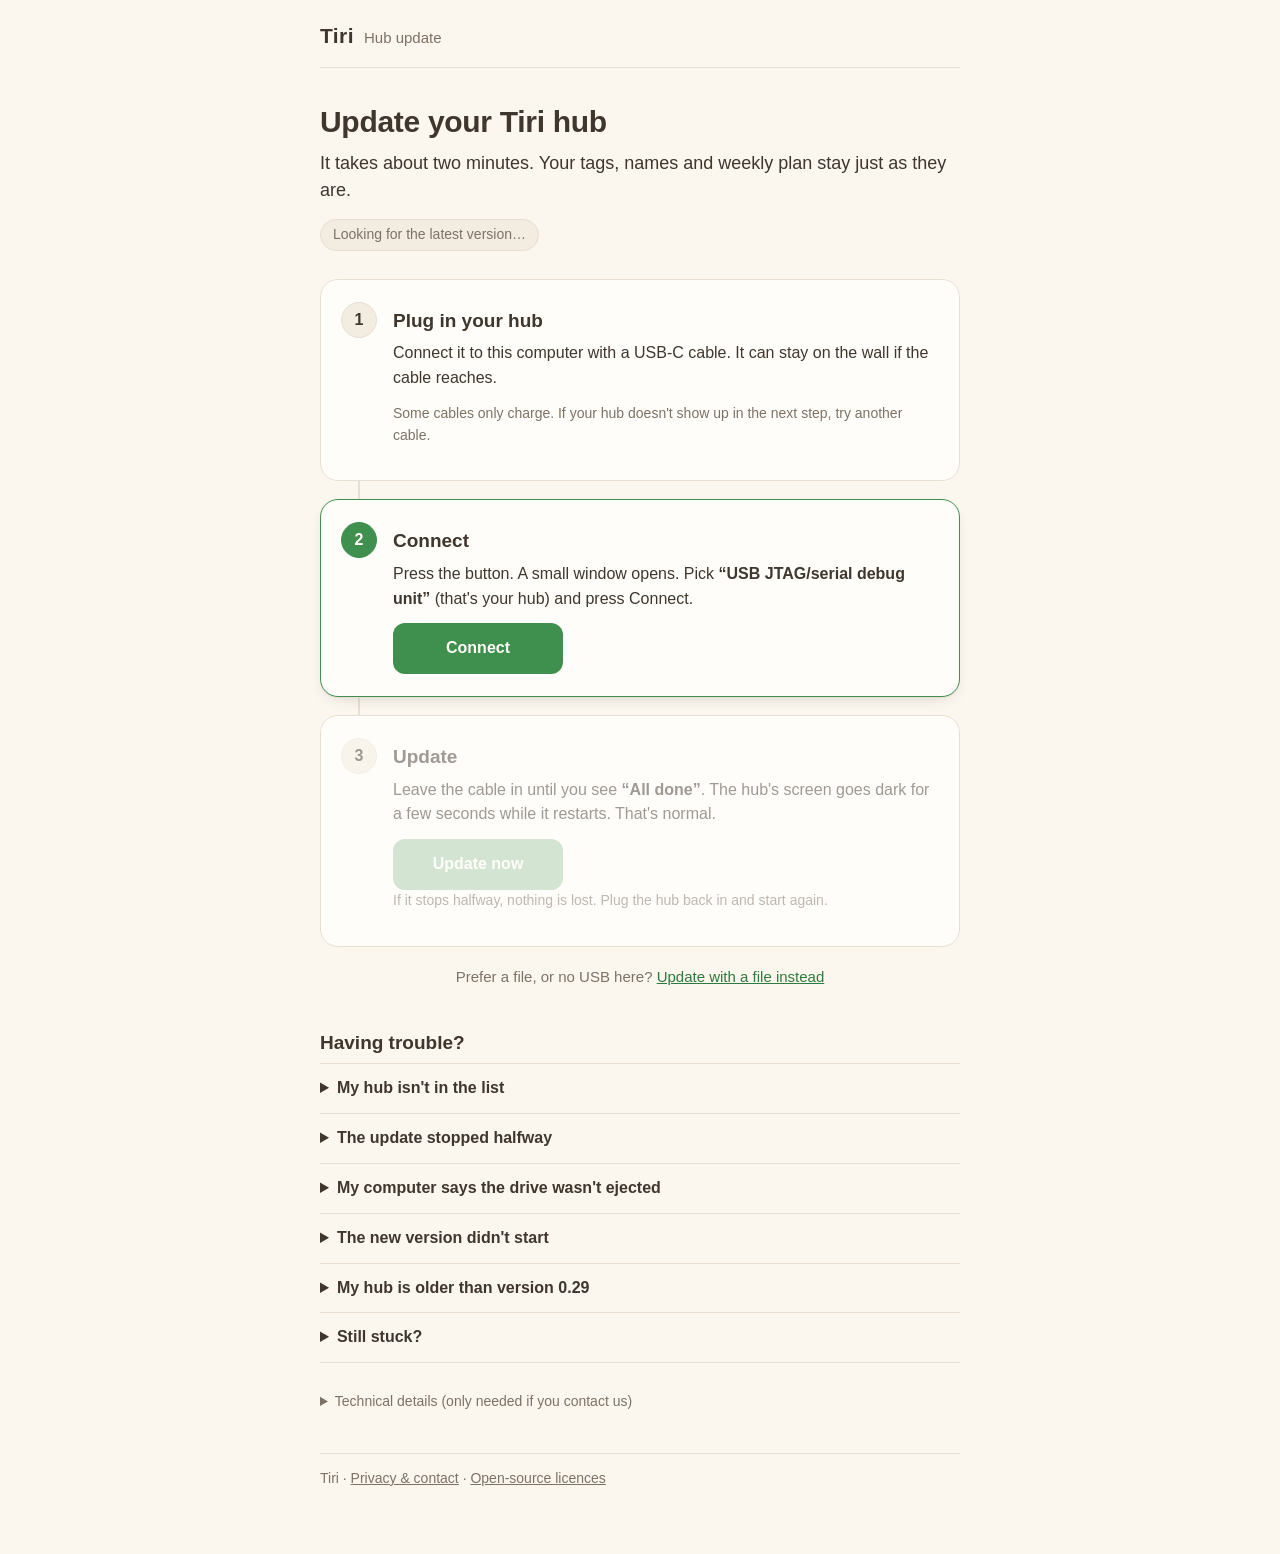
<file: index.html>
<!doctype html>
<html lang="en">
<head>
<meta charset="utf-8">
<meta name="viewport" content="width=device-width, initial-scale=1">
<meta http-equiv="Content-Security-Policy" content="default-src 'none'; script-src 'self'; style-src 'self'; connect-src 'self'; img-src 'self'; base-uri 'none'; form-action 'none'">
<meta name="referrer" content="no-referrer">
<meta name="robots" content="noindex, nofollow">
<title>Tiri hub update</title>
<link rel="stylesheet" href="page.css?v=108488f17b">
</head>
<body>
<header class="top"><span class="brand">Tiri</span><span class="brand-sub">Hub update</span></header>
<main>
  <h1>Update your Tiri hub</h1>
  <p class="lead">It takes about two minutes. Your tags, names and weekly plan stay just as they are.</p>
  <p class="meta"><span class="chip none" id="latest">Looking for the latest version…</span></p>

  <details class="whatsnew hidden" id="whatsnew" data-for="0.30-revC">
    <summary>What's new in this version</summary>
    <ul>
      <li>Updating all your tags at once is easier. Shake them near the hub and it starts by itself,
          showing how far along each tag is.</li>
      <li>A tag with a low battery waits for a fresh one before it's updated, so a tired battery
          can't leave it stuck.</li>
      <li>Packing at the door opens the list on its own, and the hub shows when the bag is being moved.</li>
    </ul>
  </details>

  <!-- This browser can talk to the hub over USB (Chrome, Edge, Firefox 151+ on a computer) -->
  <section id="route-web" aria-label="Update from this page">
    <ol class="steps">
      <li class="step" id="s1">
        <div class="num" aria-hidden="true">1</div>
        <div class="body">
          <h2>Plug in your hub</h2>
          <p>Connect it to this computer with a USB-C cable. It can stay on the wall if the cable reaches.</p>
          <p class="hint">Some cables only charge. If your hub doesn't show up in the next step, try another cable.</p>
        </div>
      </li>

      <li class="step now" id="s2">
        <div class="num" aria-hidden="true">2</div>
        <div class="body">
          <h2>Connect</h2>
          <p>Press the button. A small window opens. Pick <q>USB JTAG/serial debug unit</q> (that's your hub)
             and press Connect.</p>
          <p class="hint hidden" id="ffhint">Firefox asks once whether this page may use USB devices. Allow it.</p>
          <button id="connect">Connect</button>
          <div id="cnote" class="note hidden" role="status"></div>
        </div>
      </li>

      <li class="step todo" id="s3">
        <div class="num" aria-hidden="true">3</div>
        <div class="body">
          <h2>Update</h2>
          <p>Leave the cable in until you see <q>All done</q>. The hub's screen goes dark for a few seconds
             while it restarts. That's normal.</p>
          <button id="update" disabled>Update now</button>
          <div id="prog" class="hidden">
            <div class="bar"><div id="barfill"></div></div>
            <div class="progtext" id="progtext" role="status">Getting ready…</div>
          </div>
          <p class="calm" id="calm">If it stops halfway, nothing is lost. Plug the hub back in and start again.</p>
          <div id="unote" class="note hidden" role="status"></div>
        </div>
      </li>
    </ol>

    <div class="finish hidden" id="finish" role="status">
      <div class="tick" aria-hidden="true">✓</div>
      <div>
        <h2>All done</h2>
        <p id="finishtext">Your hub is up to date. You can unplug it.</p>
      </div>
    </div>

    <p class="alt" id="altlink">Prefer a file, or no USB here? <a href="#file-h" class="showfile">Update with a file instead</a></p>
  </section>

  <!-- This browser can't (Safari, a phone, Firefox without USB access) -->
  <div id="nobrowser" class="callout hidden" role="status"></div>

  <section class="card route-file" id="route-file" aria-labelledby="file-h">
    <h2 id="file-h">Update with a file</h2>
    <p class="sub">Works in any browser, Safari too.</p>
    <ol class="plain">
      <li><a id="fileget" class="button-link hidden" href="#">Download the update file</a><span id="filenone">There's no update file right now.</span></li>
      <li>On the hub, open <b>Settings</b> (the dots, top right), then <b>Hub</b>, then <b>Update the hub</b>.</li>
      <li>Plug the hub into your computer with a USB-C cable. A drive called <b>TIRI-HUB</b> appears.</li>
      <li>Drag the file onto <b>TIRI-HUB</b>. The hub checks it and restarts by itself.</li>
    </ol>
    <p class="sub">That's it. If your computer says the drive wasn't ejected properly, you can ignore it.</p>
  </section>

  <section class="help" aria-labelledby="help-h">
    <h2 id="help-h">Having trouble?</h2>
    <details>
      <summary>My hub isn't in the list</summary>
      <p>Most often it's the cable: some USB-C cables only charge. Try another one, or another USB port.</p>
      <p>If this page is open in another tab or window, close that one, unplug the hub, plug it back in and
         press Connect again.</p>
    </details>
    <details>
      <summary>The update stopped halfway</summary>
      <p>Nothing is lost. The update never touches your tags, names or settings, and the hub can always be
         updated again. Unplug it, plug it back in and start again from Connect.</p>
    </details>
    <details>
      <summary>My computer says the drive wasn't ejected</summary>
      <p>That's expected when you update with a file. The hub restarts as soon as it has the file,
         so you can ignore the message.</p>
    </details>
    <details>
      <summary>The new version didn't start</summary>
      <p>The hub goes back to the version it had before, by itself, and tells you so. Try the update once more.
         If it happens again, write to us.</p>
    </details>
    <details>
      <summary>My hub is older than version 0.29</summary>
      <p>Older hubs can't take the file yet. Update once from this page in Chrome, Edge or Firefox; after that
         the file works too. You'll find the version at the bottom of the hub's Settings.</p>
    </details>
    <details>
      <summary>Still stuck?</summary>
      <p>Write to us at <a href="mailto:hello@tiri-launchpad.com">hello@tiri-launchpad.com</a>. If you can,
         copy the technical details below into your email. They help us see what happened.</p>
    </details>
  </section>

  <details class="tech">
    <summary>Technical details (only needed if you contact us)</summary>
    <button id="copylog" class="quiet" type="button">Copy</button>
    <pre id="log"></pre>
  </details>
</main>
<footer>Tiri · <a href="legal.html">Privacy &amp; contact</a> · <a href="licenses.html">Open-source licences</a></footer>

<script type="module" src="page.js?v=5a6353457d"></script>
</body>
</html>
</file>
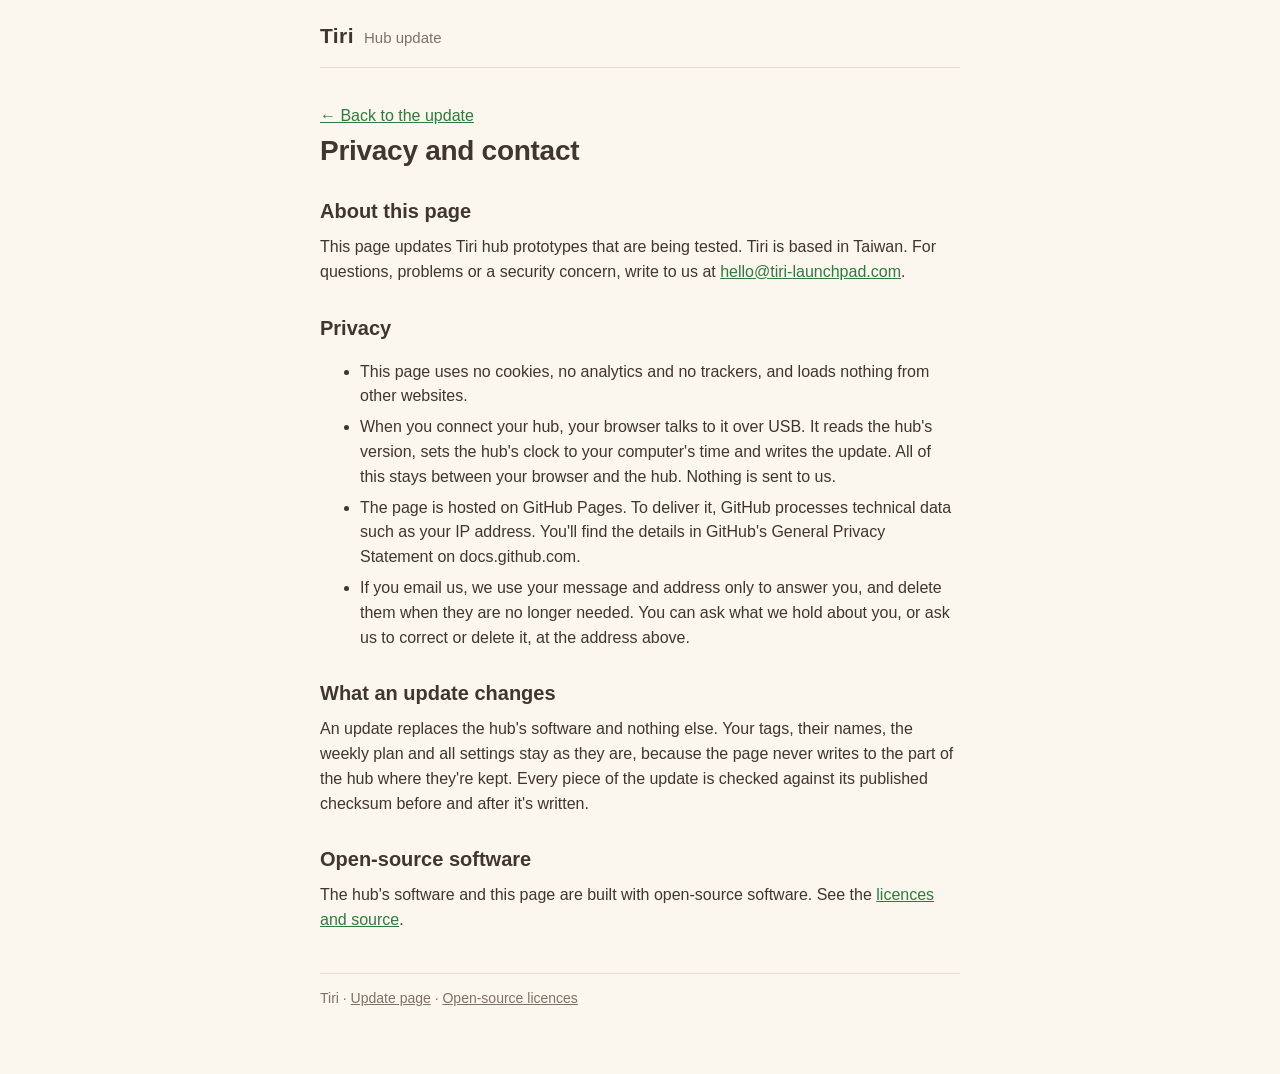
<file: legal.html>
<!doctype html>
<html lang="en">
<head>
<meta charset="utf-8">
<meta name="viewport" content="width=device-width, initial-scale=1">
<meta http-equiv="Content-Security-Policy" content="default-src 'none'; script-src 'self'; style-src 'self'; connect-src 'self'; img-src 'self'; base-uri 'none'; form-action 'none'">
<meta name="referrer" content="no-referrer">
<meta name="robots" content="noindex, nofollow">
<title>Privacy and contact</title>
<link rel="stylesheet" href="page.css?v=108488f17b">
</head>
<body>
<header class="top"><span class="brand">Tiri</span><span class="brand-sub">Hub update</span></header>
<main class="doc">
  <p><a href="./">&larr; Back to the update</a></p>
  <h1>Privacy and contact</h1>

  <h2 id="about">About this page</h2>
  <p>This page updates Tiri hub prototypes that are being tested. Tiri is based in Taiwan.
     For questions, problems or a security concern, write to us at
     <a href="mailto:hello@tiri-launchpad.com">hello@tiri-launchpad.com</a>.</p>

  <h2 id="privacy">Privacy</h2>
  <ul>
    <li>This page uses no cookies, no analytics and no trackers, and loads nothing from other websites.</li>
    <li>When you connect your hub, your browser talks to it over USB. It reads the hub's version, sets the
        hub's clock to your computer's time and writes the update. All of this stays between your browser
        and the hub. Nothing is sent to us.</li>
    <li>The page is hosted on GitHub Pages. To deliver it, GitHub processes technical data such as your
        IP address. You'll find the details in GitHub's General Privacy Statement on docs.github.com.</li>
    <li>If you email us, we use your message and address only to answer you, and delete them when they are
        no longer needed. You can ask what we hold about you, or ask us to correct or delete it, at the
        address above.</li>
  </ul>

  <h2 id="updates">What an update changes</h2>
  <p>An update replaces the hub's software and nothing else. Your tags, their names, the weekly plan and all
     settings stay as they are, because the page never writes to the part of the hub where they're kept.
     Every piece of the update is checked against its published checksum before and after it's written.</p>

  <h2 id="licences">Open-source software</h2>
  <p>The hub's software and this page are built with open-source software. See the
     <a href="licenses.html">licences and source</a>.</p>
</main>
<footer>Tiri · <a href="./">Update page</a> · <a href="licenses.html">Open-source licences</a></footer>
</body>
</html>
</file>
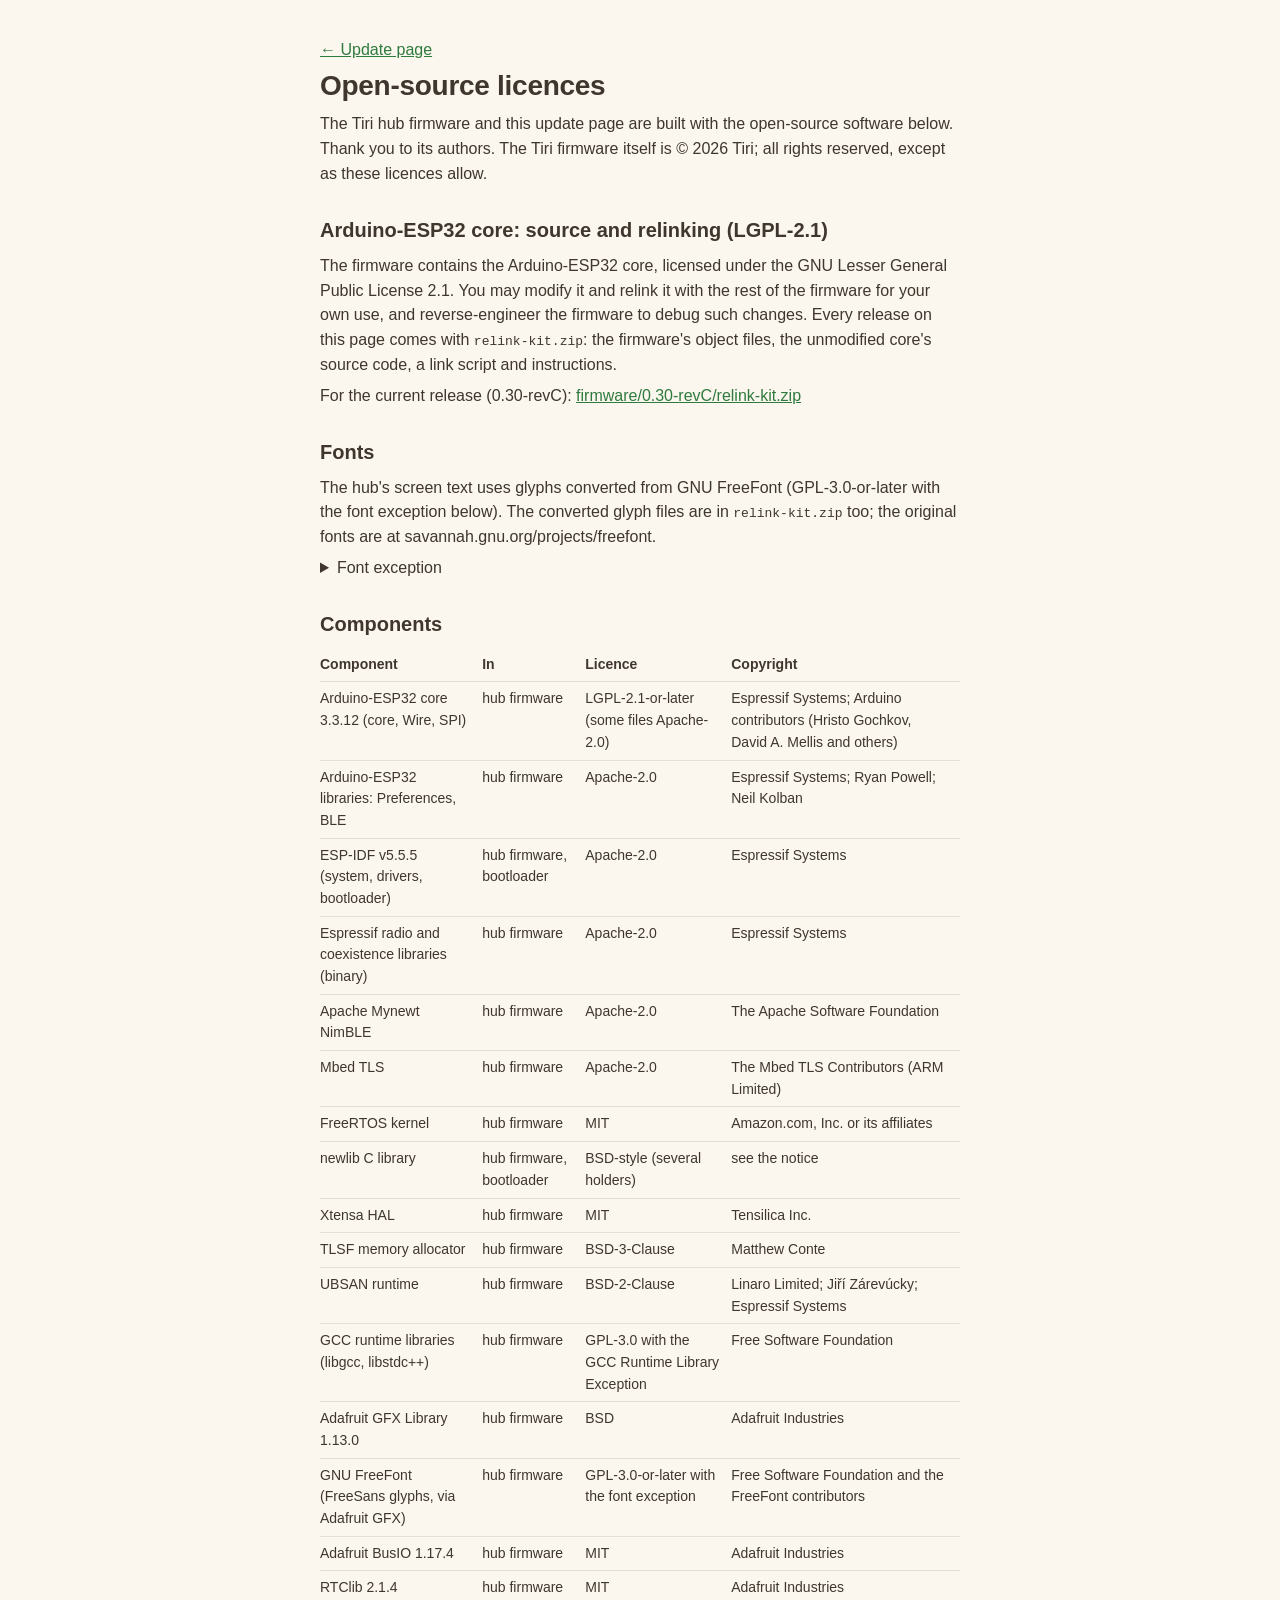
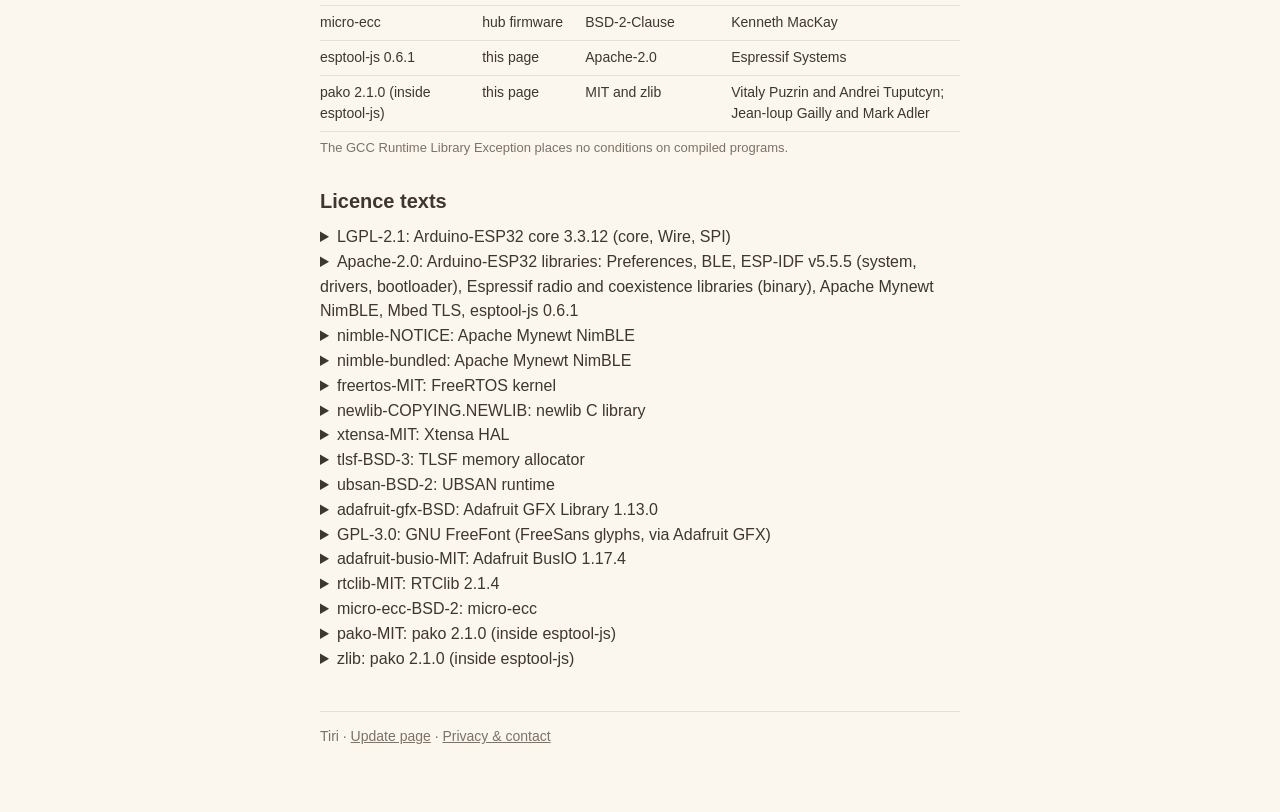
<file: licenses.html>
<!doctype html>
<html lang="en">
<head>
<meta charset="utf-8">
<meta name="viewport" content="width=device-width, initial-scale=1">
<meta http-equiv="Content-Security-Policy" content="default-src 'none'; script-src 'self'; style-src 'self'; connect-src 'self'; img-src 'self'; base-uri 'none'; form-action 'none'">
<meta name="referrer" content="no-referrer">
<meta name="robots" content="noindex, nofollow">
<title>Open-source licences</title>
<link rel="stylesheet" href="page.css?v=108488f17b">
</head>
<body>
<main class="doc">
  <p><a href="./">&larr; Update page</a></p>
  <h1>Open-source licences</h1>
  <p>The Tiri hub firmware and this update page are built with the open-source software below.
     Thank you to its authors. The Tiri firmware itself is &copy; 2026 Tiri; all rights reserved,
     except as these licences allow.</p>

  <h2 id="relink">Arduino-ESP32 core: source and relinking (LGPL-2.1)</h2>
  <p>The firmware contains the Arduino-ESP32 core, licensed under the GNU Lesser General Public
     License 2.1. You may modify it and relink it with the rest of the firmware for your own use,
     and reverse-engineer the firmware to debug such changes. Every release on this page comes with
     <code>relink-kit.zip</code>: the firmware's object files, the unmodified core's source code,
     a link script and instructions.</p>
  <p id="kit">For the current release: <code>firmware/&lt;version&gt;/relink-kit.zip</code>.</p>

  <h2 id="fonts">Fonts</h2>
  <p>The hub's screen text uses glyphs converted from GNU FreeFont (GPL-3.0-or-later with the font
     exception below). The converted glyph files are in <code>relink-kit.zip</code> too; the
     original fonts are at savannah.gnu.org/projects/freefont.</p>
  <details><summary>Font exception</summary><pre>As a special exception, if you create a document which uses this font, and embed this font or unaltered portions of this font into the document, this font does not by itself cause the resulting document to be covered by the GNU General Public License. This exception does not however invalidate any other reasons why the document might be covered by the GNU General Public License. If you modify this font, you may extend this exception to your version of the font, but you are not obligated to do so. If you do not wish to do so, delete this exception statement from your version.</pre></details>

  <h2 id="components">Components</h2>
  <table>
    <tr><th>Component</th><th>In</th><th>Licence</th><th>Copyright</th></tr>
    <tr><td>Arduino-ESP32 core 3.3.12 (core, Wire, SPI)</td><td>hub firmware</td><td>LGPL-2.1-or-later (some files Apache-2.0)</td><td>Espressif Systems; Arduino contributors (Hristo Gochkov, David A. Mellis and others)</td></tr>
    <tr><td>Arduino-ESP32 libraries: Preferences, BLE</td><td>hub firmware</td><td>Apache-2.0</td><td>Espressif Systems; Ryan Powell; Neil Kolban</td></tr>
    <tr><td>ESP-IDF v5.5.5 (system, drivers, bootloader)</td><td>hub firmware, bootloader</td><td>Apache-2.0</td><td>Espressif Systems</td></tr>
    <tr><td>Espressif radio and coexistence libraries (binary)</td><td>hub firmware</td><td>Apache-2.0</td><td>Espressif Systems</td></tr>
    <tr><td>Apache Mynewt NimBLE</td><td>hub firmware</td><td>Apache-2.0</td><td>The Apache Software Foundation</td></tr>
    <tr><td>Mbed TLS</td><td>hub firmware</td><td>Apache-2.0</td><td>The Mbed TLS Contributors (ARM Limited)</td></tr>
    <tr><td>FreeRTOS kernel</td><td>hub firmware</td><td>MIT</td><td>Amazon.com, Inc. or its affiliates</td></tr>
    <tr><td>newlib C library</td><td>hub firmware, bootloader</td><td>BSD-style (several holders)</td><td>see the notice</td></tr>
    <tr><td>Xtensa HAL</td><td>hub firmware</td><td>MIT</td><td>Tensilica Inc.</td></tr>
    <tr><td>TLSF memory allocator</td><td>hub firmware</td><td>BSD-3-Clause</td><td>Matthew Conte</td></tr>
    <tr><td>UBSAN runtime</td><td>hub firmware</td><td>BSD-2-Clause</td><td>Linaro Limited; Jiří Zárevúcky; Espressif Systems</td></tr>
    <tr><td>GCC runtime libraries (libgcc, libstdc++)</td><td>hub firmware</td><td>GPL-3.0 with the GCC Runtime Library Exception</td><td>Free Software Foundation</td></tr>
    <tr><td>Adafruit GFX Library 1.13.0</td><td>hub firmware</td><td>BSD</td><td>Adafruit Industries</td></tr>
    <tr><td>GNU FreeFont (FreeSans glyphs, via Adafruit GFX)</td><td>hub firmware</td><td>GPL-3.0-or-later with the font exception</td><td>Free Software Foundation and the FreeFont contributors</td></tr>
    <tr><td>Adafruit BusIO 1.17.4</td><td>hub firmware</td><td>MIT</td><td>Adafruit Industries</td></tr>
    <tr><td>RTClib 2.1.4</td><td>hub firmware</td><td>MIT</td><td>Adafruit Industries</td></tr>
    <tr><td>micro-ecc</td><td>hub firmware</td><td>BSD-2-Clause</td><td>Kenneth MacKay</td></tr>
    <tr><td>esptool-js 0.6.1</td><td>this page</td><td>Apache-2.0</td><td>Espressif Systems</td></tr>
    <tr><td>pako 2.1.0 (inside esptool-js)</td><td>this page</td><td>MIT and zlib</td><td>Vitaly Puzrin and Andrei Tuputcyn; Jean-loup Gailly and Mark Adler</td></tr>
  </table>
  <p class="small">The GCC Runtime Library Exception places no conditions on compiled programs.</p>

  <h2 id="texts">Licence texts</h2>
  <details><summary>LGPL-2.1: Arduino-ESP32 core 3.3.12 (core, Wire, SPI)</summary><pre>GNU LESSER GENERAL PUBLIC LICENSE

Version 2.1, February 1999

Copyright (C) 1991, 1999 Free Software Foundation, Inc.
51 Franklin Street, Fifth Floor, Boston, MA  02110-1301  USA

Everyone is permitted to copy and distribute verbatim copies of this license document, but changing it is not allowed.

[This is the first released version of the Lesser GPL.  It also counts as the successor of the GNU Library Public License, version 2, hence the version number 2.1.]

Preamble

The licenses for most software are designed to take away your freedom to share and change it. By contrast, the GNU General Public Licenses are intended to guarantee your freedom to share and change free software--to make sure the software is free for all its users.

This license, the Lesser General Public License, applies to some specially designated software packages--typically libraries--of the Free Software Foundation and other authors who decide to use it. You can use it too, but we suggest you first think carefully about whether this license or the ordinary General Public License is the better strategy to use in any particular case, based on the explanations below.

When we speak of free software, we are referring to freedom of use, not price. Our General Public Licenses are designed to make sure that you have the freedom to distribute copies of free software (and charge for this service if you wish); that you receive source code or can get it if you want it; that you can change the software and use pieces of it in new free programs; and that you are informed that you can do these things.

To protect your rights, we need to make restrictions that forbid distributors to deny you these rights or to ask you to surrender these rights. These restrictions translate to certain responsibilities for you if you distribute copies of the library or if you modify it.

For example, if you distribute copies of the library, whether gratis or for a fee, you must give the recipients all the rights that we gave you. You must make sure that they, too, receive or can get the source code. If you link other code with the library, you must provide complete object files to the recipients, so that they can relink them with the library after making changes to the library and recompiling it. And you must show them these terms so they know their rights.

We protect your rights with a two-step method: (1) we copyright the library, and (2) we offer you this license, which gives you legal permission to copy, distribute and/or modify the library.

To protect each distributor, we want to make it very clear that there is no warranty for the free library. Also, if the library is modified by someone else and passed on, the recipients should know that what they have is not the original version, so that the original author&#x27;s reputation will not be affected by problems that might be introduced by others.

Finally, software patents pose a constant threat to the existence of any free program. We wish to make sure that a company cannot effectively restrict the users of a free program by obtaining a restrictive license from a patent holder. Therefore, we insist that any patent license obtained for a version of the library must be consistent with the full freedom of use specified in this license.

Most GNU software, including some libraries, is covered by the ordinary GNU General Public License. This license, the GNU Lesser General Public License, applies to certain designated libraries, and is quite different from the ordinary General Public License. We use this license for certain libraries in order to permit linking those libraries into non-free programs.

When a program is linked with a library, whether statically or using a shared library, the combination of the two is legally speaking a combined work, a derivative of the original library. The ordinary General Public License therefore permits such linking only if the entire combination fits its criteria of freedom. The Lesser General Public License permits more lax criteria for linking other code with the library.

We call this license the &quot;Lesser&quot; General Public License because it does Less to protect the user&#x27;s freedom than the ordinary General Public License. It also provides other free software developers Less of an advantage over competing non-free programs. These disadvantages are the reason we use the ordinary General Public License for many libraries. However, the Lesser license provides advantages in certain special circumstances.

For example, on rare occasions, there may be a special need to encourage the widest possible use of a certain library, so that it becomes a de-facto standard. To achieve this, non-free programs must be allowed to use the library. A more frequent case is that a free library does the same job as widely used non-free libraries. In this case, there is little to gain by limiting the free library to free software only, so we use the Lesser General Public License.

In other cases, permission to use a particular library in non-free programs enables a greater number of people to use a large body of free software. For example, permission to use the GNU C Library in non-free programs enables many more people to use the whole GNU operating system, as well as its variant, the GNU/Linux operating system.

Although the Lesser General Public License is Less protective of the users&#x27; freedom, it does ensure that the user of a program that is linked with the Library has the freedom and the wherewithal to run that program using a modified version of the Library.

The precise terms and conditions for copying, distribution and modification follow. Pay close attention to the difference between a &quot;work based on the library&quot; and a &quot;work that uses the library&quot;. The former contains code derived from the library, whereas the latter must be combined with the library in order to run.

GNU LESSER GENERAL PUBLIC LICENSE
TERMS AND CONDITIONS FOR COPYING, DISTRIBUTION AND MODIFICATION

0. This License Agreement applies to any software library or other program which contains a notice placed by the copyright holder or other authorized party saying it may be distributed under the terms of this Lesser General Public License (also called &quot;this License&quot;). Each licensee is addressed as &quot;you&quot;.

A &quot;library&quot; means a collection of software functions and/or data prepared so as to be conveniently linked with application programs (which use some of those functions and data) to form executables.

The &quot;Library&quot;, below, refers to any such software library or work which has been distributed under these terms. A &quot;work based on the Library&quot; means either the Library or any derivative work under copyright law: that is to say, a work containing the Library or a portion of it, either verbatim or with modifications and/or translated straightforwardly into another language. (Hereinafter, translation is included without limitation in the term &quot;modification&quot;.)

&quot;Source code&quot; for a work means the preferred form of the work for making modifications to it. For a library, complete source code means all the source code for all modules it contains, plus any associated interface definition files, plus the scripts used to control compilation and installation of the library.

Activities other than copying, distribution and modification are not covered by this License; they are outside its scope. The act of running a program using the Library is not restricted, and output from such a program is covered only if its contents constitute a work based on the Library (independent of the use of the Library in a tool for writing it). Whether that is true depends on what the Library does and what the program that uses the Library does.

1. You may copy and distribute verbatim copies of the Library&#x27;s complete source code as you receive it, in any medium, provided that you conspicuously and appropriately publish on each copy an appropriate copyright notice and disclaimer of warranty; keep intact all the notices that refer to this License and to the absence of any warranty; and distribute a copy of this License along with the Library.

You may charge a fee for the physical act of transferring a copy, and you may at your option offer warranty protection in exchange for a fee.

2. You may modify your copy or copies of the Library or any portion of it, thus forming a work based on the Library, and copy and distribute such modifications or work under the terms of Section 1 above, provided that you also meet all of these conditions:

     a) The modified work must itself be a software library.

     b) You must cause the files modified to carry prominent notices stating that you changed the files and the date of any change.

     c) You must cause the whole of the work to be licensed at no charge to all third parties under the terms of this License.

     d) If a facility in the modified Library refers to a function or a table of data to be supplied by an application program that uses the facility, other than as an argument passed when the facility is invoked, then you must make a good faith effort to ensure that, in the event an application does not supply such function or table, the facility still operates, and performs whatever part of its purpose remains meaningful.

(For example, a function in a library to compute square roots has a purpose that is entirely well-defined independent of the application. Therefore, Subsection 2d requires that any application-supplied function or table used by this function must be optional: if the application does not supply it, the square root function must still compute square roots.)

These requirements apply to the modified work as a whole. If identifiable sections of that work are not derived from the Library, and can be reasonably considered independent and separate works in themselves, then this License, and its terms, do not apply to those sections when you distribute them as separate works. But when you distribute the same sections as part of a whole which is a work based on the Library, the distribution of the whole must be on the terms of this License, whose permissions for other licensees extend to the entire whole, and thus to each and every part regardless of who wrote it.

Thus, it is not the intent of this section to claim rights or contest your rights to work written entirely by you; rather, the intent is to exercise the right to control the distribution of derivative or collective works based on the Library.

In addition, mere aggregation of another work not based on the Library with the Library (or with a work based on the Library) on a volume of a storage or distribution medium does not bring the other work under the scope of this License.

3. You may opt to apply the terms of the ordinary GNU General Public License instead of this License to a given copy of the Library. To do this, you must alter all the notices that refer to this License, so that they refer to the ordinary GNU General Public License, version 2, instead of to this License. (If a newer version than version 2 of the ordinary GNU General Public License has appeared, then you can specify that version instead if you wish.) Do not make any other change in these notices.

Once this change is made in a given copy, it is irreversible for that copy, so the ordinary GNU General Public License applies to all subsequent copies and derivative works made from that copy.

This option is useful when you wish to copy part of the code of the Library into a program that is not a library.

4. You may copy and distribute the Library (or a portion or derivative of it, under Section 2) in object code or executable form under the terms of Sections 1 and 2 above provided that you accompany it with the complete corresponding machine-readable source code, which must be distributed under the terms of Sections 1 and 2 above on a medium customarily used for software interchange.

If distribution of object code is made by offering access to copy from a designated place, then offering equivalent access to copy the source code from the same place satisfies the requirement to distribute the source code, even though third parties are not compelled to copy the source along with the object code.

5. A program that contains no derivative of any portion of the Library, but is designed to work with the Library by being compiled or linked with it, is called a &quot;work that uses the Library&quot;. Such a work, in isolation, is not a derivative work of the Library, and therefore falls outside the scope of this License.

However, linking a &quot;work that uses the Library&quot; with the Library creates an executable that is a derivative of the Library (because it contains portions of the Library), rather than a &quot;work that uses the library&quot;. The executable is therefore covered by this License. Section 6 states terms for distribution of such executables.

When a &quot;work that uses the Library&quot; uses material from a header file that is part of the Library, the object code for the work may be a derivative work of the Library even though the source code is not. Whether this is true is especially significant if the work can be linked without the Library, or if the work is itself a library. The threshold for this to be true is not precisely defined by law.

If such an object file uses only numerical parameters, data structure layouts and accessors, and small macros and small inline functions (ten lines or less in length), then the use of the object file is unrestricted, regardless of whether it is legally a derivative work. (Executables containing this object code plus portions of the Library will still fall under Section 6.)

Otherwise, if the work is a derivative of the Library, you may distribute the object code for the work under the terms of Section 6. Any executables containing that work also fall under Section 6, whether or not they are linked directly with the Library itself.

6. As an exception to the Sections above, you may also combine or link a &quot;work that uses the Library&quot; with the Library to produce a work containing portions of the Library, and distribute that work under terms of your choice, provided that the terms permit modification of the work for the customer&#x27;s own use and reverse engineering for debugging such modifications.

You must give prominent notice with each copy of the work that the Library is used in it and that the Library and its use are covered by this License. You must supply a copy of this License. If the work during execution displays copyright notices, you must include the copyright notice for the Library among them, as well as a reference directing the user to the copy of this License. Also, you must do one of these things:

     a) Accompany the work with the complete corresponding machine-readable source code for the Library including whatever changes were used in the work (which must be distributed under Sections 1 and 2 above); and, if the work is an executable linked with the Library, with the complete machine-readable &quot;work that uses the Library&quot;, as object code and/or source code, so that the user can modify the Library and then relink to produce a modified executable containing the modified Library. (It is understood that the user who changes the contents of definitions files in the Library will not necessarily be able to recompile the application to use the modified definitions.)

     b) Use a suitable shared library mechanism for linking with the Library. A suitable mechanism is one that (1) uses at run time a copy of the library already present on the user&#x27;s computer system, rather than copying library functions into the executable, and (2) will operate properly with a modified version of the library, if the user installs one, as long as the modified version is interface-compatible with the version that the work was made with.

     c) Accompany the work with a written offer, valid for at least three years, to give the same user the materials specified in Subsection 6a, above, for a charge no more than the cost of performing this distribution.

     d) If distribution of the work is made by offering access to copy from a designated place, offer equivalent access to copy the above specified materials from the same place.

     e) Verify that the user has already received a copy of these materials or that you have already sent this user a copy.

For an executable, the required form of the &quot;work that uses the Library&quot; must include any data and utility programs needed for reproducing the executable from it. However, as a special exception, the materials to be distributed need not include anything that is normally distributed (in either source or binary form) with the major components (compiler, kernel, and so on) of the operating system on which the executable runs, unless that component itself accompanies the executable.

It may happen that this requirement contradicts the license restrictions of other proprietary libraries that do not normally accompany the operating system. Such a contradiction means you cannot use both them and the Library together in an executable that you distribute.

7. You may place library facilities that are a work based on the Library side-by-side in a single library together with other library facilities not covered by this License, and distribute such a combined library, provided that the separate distribution of the work based on the Library and of the other library facilities is otherwise permitted, and provided that you do these two things:

     a) Accompany the combined library with a copy of the same work based on the Library, uncombined with any other library facilities. This must be distributed under the terms of the Sections above.

     b) Give prominent notice with the combined library of the fact that part of it is a work based on the Library, and explaining where to find the accompanying uncombined form of the same work.

8. You may not copy, modify, sublicense, link with, or distribute the Library except as expressly provided under this License. Any attempt otherwise to copy, modify, sublicense, link with, or distribute the Library is void, and will automatically terminate your rights under this License. However, parties who have received copies, or rights, from you under this License will not have their licenses terminated so long as such parties remain in full compliance.

9. You are not required to accept this License, since you have not signed it. However, nothing else grants you permission to modify or distribute the Library or its derivative works. These actions are prohibited by law if you do not accept this License. Therefore, by modifying or distributing the Library (or any work based on the Library), you indicate your acceptance of this License to do so, and all its terms and conditions for copying, distributing or modifying the Library or works based on it.

10. Each time you redistribute the Library (or any work based on the Library), the recipient automatically receives a license from the original licensor to copy, distribute, link with or modify the Library subject to these terms and conditions. You may not impose any further restrictions on the recipients&#x27; exercise of the rights granted herein. You are not responsible for enforcing compliance by third parties with this License.

11. If, as a consequence of a court judgment or allegation of patent infringement or for any other reason (not limited to patent issues), conditions are imposed on you (whether by court order, agreement or otherwise) that contradict the conditions of this License, they do not excuse you from the conditions of this License. If you cannot distribute so as to satisfy simultaneously your obligations under this License and any other pertinent obligations, then as a consequence you may not distribute the Library at all. For example, if a patent license would not permit royalty-free redistribution of the Library by all those who receive copies directly or indirectly through you, then the only way you could satisfy both it and this License would be to refrain entirely from distribution of the Library.

If any portion of this section is held invalid or unenforceable under any particular circumstance, the balance of the section is intended to apply, and the section as a whole is intended to apply in other circumstances.

It is not the purpose of this section to induce you to infringe any patents or other property right claims or to contest validity of any such claims; this section has the sole purpose of protecting the integrity of the free software distribution system which is implemented by public license practices. Many people have made generous contributions to the wide range of software distributed through that system in reliance on consistent application of that system; it is up to the author/donor to decide if he or she is willing to distribute software through any other system and a licensee cannot impose that choice.

This section is intended to make thoroughly clear what is believed to be a consequence of the rest of this License.

12. If the distribution and/or use of the Library is restricted in certain countries either by patents or by copyrighted interfaces, the original copyright holder who places the Library under this License may add an explicit geographical distribution limitation excluding those countries, so that distribution is permitted only in or among countries not thus excluded. In such case, this License incorporates the limitation as if written in the body of this License.

13. The Free Software Foundation may publish revised and/or new versions of the Lesser General Public License from time to time. Such new versions will be similar in spirit to the present version, but may differ in detail to address new problems or concerns.

Each version is given a distinguishing version number. If the Library specifies a version number of this License which applies to it and &quot;any later version&quot;, you have the option of following the terms and conditions either of that version or of any later version published by the Free Software Foundation. If the Library does not specify a license version number, you may choose any version ever published by the Free Software Foundation.

14. If you wish to incorporate parts of the Library into other free programs whose distribution conditions are incompatible with these, write to the author to ask for permission. For software which is copyrighted by the Free Software Foundation, write to the Free Software Foundation; we sometimes make exceptions for this. Our decision will be guided by the two goals of preserving the free status of all derivatives of our free software and of promoting the sharing and reuse of software generally.

NO WARRANTY

15. BECAUSE THE LIBRARY IS LICENSED FREE OF CHARGE, THERE IS NO WARRANTY FOR THE LIBRARY, TO THE EXTENT PERMITTED BY APPLICABLE LAW. EXCEPT WHEN OTHERWISE STATED IN WRITING THE COPYRIGHT HOLDERS AND/OR OTHER PARTIES PROVIDE THE LIBRARY &quot;AS IS&quot; WITHOUT WARRANTY OF ANY KIND, EITHER EXPRESSED OR IMPLIED, INCLUDING, BUT NOT LIMITED TO, THE IMPLIED WARRANTIES OF MERCHANTABILITY AND FITNESS FOR A PARTICULAR PURPOSE. THE ENTIRE RISK AS TO THE QUALITY AND PERFORMANCE OF THE LIBRARY IS WITH YOU. SHOULD THE LIBRARY PROVE DEFECTIVE, YOU ASSUME THE COST OF ALL NECESSARY SERVICING, REPAIR OR CORRECTION.

16. IN NO EVENT UNLESS REQUIRED BY APPLICABLE LAW OR AGREED TO IN WRITING WILL ANY COPYRIGHT HOLDER, OR ANY OTHER PARTY WHO MAY MODIFY AND/OR REDISTRIBUTE THE LIBRARY AS PERMITTED ABOVE, BE LIABLE TO YOU FOR DAMAGES, INCLUDING ANY GENERAL, SPECIAL, INCIDENTAL OR CONSEQUENTIAL DAMAGES ARISING OUT OF THE USE OR INABILITY TO USE THE LIBRARY (INCLUDING BUT NOT LIMITED TO LOSS OF DATA OR DATA BEING RENDERED INACCURATE OR LOSSES SUSTAINED BY YOU OR THIRD PARTIES OR A FAILURE OF THE LIBRARY TO OPERATE WITH ANY OTHER SOFTWARE), EVEN IF SUCH HOLDER OR OTHER PARTY HAS BEEN ADVISED OF THE POSSIBILITY OF SUCH DAMAGES.

END OF TERMS AND CONDITIONS

How to Apply These Terms to Your New Libraries

If you develop a new library, and you want it to be of the greatest possible use to the public, we recommend making it free software that everyone can redistribute and change. You can do so by permitting redistribution under these terms (or, alternatively, under the terms of the ordinary General Public License).

To apply these terms, attach the following notices to the library. It is safest to attach them to the start of each source file to most effectively convey the exclusion of warranty; and each file should have at least the &quot;copyright&quot; line and a pointer to where the full notice is found.

     one line to give the library&#x27;s name and an idea of what it does.
     Copyright (C) year  name of author

     This library is free software; you can redistribute it and/or modify it under the terms of the GNU Lesser General Public License as published by the Free Software Foundation; either version 2.1 of the License, or (at your option) any later version.

     This library is distributed in the hope that it will be useful, but WITHOUT ANY WARRANTY; without even the implied warranty of MERCHANTABILITY or FITNESS FOR A PARTICULAR PURPOSE.  See the GNU Lesser General Public License for more details.

     You should have received a copy of the GNU Lesser General Public License along with this library; if not, write to the Free Software Foundation, Inc., 51 Franklin Street, Fifth Floor, Boston, MA  02110-1301  USA Also add information on how to contact you by electronic and paper mail.

You should also get your employer (if you work as a programmer) or your school, if any, to sign a &quot;copyright disclaimer&quot; for the library, if necessary. Here is a sample; alter the names:

Yoyodyne, Inc., hereby disclaims all copyright interest in
the library `Frob&#x27; (a library for tweaking knobs) written
by James Random Hacker.

signature of Ty Coon, 1 April 1990
Ty Coon, President of Vice
That&#x27;s all there is to it!</pre></details>
  <details><summary>Apache-2.0: Arduino-ESP32 libraries: Preferences, BLE, ESP-IDF v5.5.5 (system, drivers, bootloader), Espressif radio and coexistence libraries (binary), Apache Mynewt NimBLE, Mbed TLS, esptool-js 0.6.1</summary><pre>Apache License
                           Version 2.0, January 2004
                        http://www.apache.org/licenses/

   TERMS AND CONDITIONS FOR USE, REPRODUCTION, AND DISTRIBUTION

   1. Definitions.

      &quot;License&quot; shall mean the terms and conditions for use, reproduction,
      and distribution as defined by Sections 1 through 9 of this document.

      &quot;Licensor&quot; shall mean the copyright owner or entity authorized by
      the copyright owner that is granting the License.

      &quot;Legal Entity&quot; shall mean the union of the acting entity and all
      other entities that control, are controlled by, or are under common
      control with that entity. For the purposes of this definition,
      &quot;control&quot; means (i) the power, direct or indirect, to cause the
      direction or management of such entity, whether by contract or
      otherwise, or (ii) ownership of fifty percent (50%) or more of the
      outstanding shares, or (iii) beneficial ownership of such entity.

      &quot;You&quot; (or &quot;Your&quot;) shall mean an individual or Legal Entity
      exercising permissions granted by this License.

      &quot;Source&quot; form shall mean the preferred form for making modifications,
      including but not limited to software source code, documentation
      source, and configuration files.

      &quot;Object&quot; form shall mean any form resulting from mechanical
      transformation or translation of a Source form, including but
      not limited to compiled object code, generated documentation,
      and conversions to other media types.

      &quot;Work&quot; shall mean the work of authorship, whether in Source or
      Object form, made available under the License, as indicated by a
      copyright notice that is included in or attached to the work
      (an example is provided in the Appendix below).

      &quot;Derivative Works&quot; shall mean any work, whether in Source or Object
      form, that is based on (or derived from) the Work and for which the
      editorial revisions, annotations, elaborations, or other modifications
      represent, as a whole, an original work of authorship. For the purposes
      of this License, Derivative Works shall not include works that remain
      separable from, or merely link (or bind by name) to the interfaces of,
      the Work and Derivative Works thereof.

      &quot;Contribution&quot; shall mean any work of authorship, including
      the original version of the Work and any modifications or additions
      to that Work or Derivative Works thereof, that is intentionally
      submitted to Licensor for inclusion in the Work by the copyright owner
      or by an individual or Legal Entity authorized to submit on behalf of
      the copyright owner. For the purposes of this definition, &quot;submitted&quot;
      means any form of electronic, verbal, or written communication sent
      to the Licensor or its representatives, including but not limited to
      communication on electronic mailing lists, source code control systems,
      and issue tracking systems that are managed by, or on behalf of, the
      Licensor for the purpose of discussing and improving the Work, but
      excluding communication that is conspicuously marked or otherwise
      designated in writing by the copyright owner as &quot;Not a Contribution.&quot;

      &quot;Contributor&quot; shall mean Licensor and any individual or Legal Entity
      on behalf of whom a Contribution has been received by Licensor and
      subsequently incorporated within the Work.

   2. Grant of Copyright License. Subject to the terms and conditions of
      this License, each Contributor hereby grants to You a perpetual,
      worldwide, non-exclusive, no-charge, royalty-free, irrevocable
      copyright license to reproduce, prepare Derivative Works of,
      publicly display, publicly perform, sublicense, and distribute the
      Work and such Derivative Works in Source or Object form.

   3. Grant of Patent License. Subject to the terms and conditions of
      this License, each Contributor hereby grants to You a perpetual,
      worldwide, non-exclusive, no-charge, royalty-free, irrevocable
      (except as stated in this section) patent license to make, have made,
      use, offer to sell, sell, import, and otherwise transfer the Work,
      where such license applies only to those patent claims licensable
      by such Contributor that are necessarily infringed by their
      Contribution(s) alone or by combination of their Contribution(s)
      with the Work to which such Contribution(s) was submitted. If You
      institute patent litigation against any entity (including a
      cross-claim or counterclaim in a lawsuit) alleging that the Work
      or a Contribution incorporated within the Work constitutes direct
      or contributory patent infringement, then any patent licenses
      granted to You under this License for that Work shall terminate
      as of the date such litigation is filed.

   4. Redistribution. You may reproduce and distribute copies of the
      Work or Derivative Works thereof in any medium, with or without
      modifications, and in Source or Object form, provided that You
      meet the following conditions:

      (a) You must give any other recipients of the Work or
          Derivative Works a copy of this License; and

      (b) You must cause any modified files to carry prominent notices
          stating that You changed the files; and

      (c) You must retain, in the Source form of any Derivative Works
          that You distribute, all copyright, patent, trademark, and
          attribution notices from the Source form of the Work,
          excluding those notices that do not pertain to any part of
          the Derivative Works; and

      (d) If the Work includes a &quot;NOTICE&quot; text file as part of its
          distribution, then any Derivative Works that You distribute must
          include a readable copy of the attribution notices contained
          within such NOTICE file, excluding those notices that do not
          pertain to any part of the Derivative Works, in at least one
          of the following places: within a NOTICE text file distributed
          as part of the Derivative Works; within the Source form or
          documentation, if provided along with the Derivative Works; or,
          within a display generated by the Derivative Works, if and
          wherever such third-party notices normally appear. The contents
          of the NOTICE file are for informational purposes only and
          do not modify the License. You may add Your own attribution
          notices within Derivative Works that You distribute, alongside
          or as an addendum to the NOTICE text from the Work, provided
          that such additional attribution notices cannot be construed
          as modifying the License.

      You may add Your own copyright statement to Your modifications and
      may provide additional or different license terms and conditions
      for use, reproduction, or distribution of Your modifications, or
      for any such Derivative Works as a whole, provided Your use,
      reproduction, and distribution of the Work otherwise complies with
      the conditions stated in this License.

   5. Submission of Contributions. Unless You explicitly state otherwise,
      any Contribution intentionally submitted for inclusion in the Work
      by You to the Licensor shall be under the terms and conditions of
      this License, without any additional terms or conditions.
      Notwithstanding the above, nothing herein shall supersede or modify
      the terms of any separate license agreement you may have executed
      with Licensor regarding such Contributions.

   6. Trademarks. This License does not grant permission to use the trade
      names, trademarks, service marks, or product names of the Licensor,
      except as required for reasonable and customary use in describing the
      origin of the Work and reproducing the content of the NOTICE file.

   7. Disclaimer of Warranty. Unless required by applicable law or
      agreed to in writing, Licensor provides the Work (and each
      Contributor provides its Contributions) on an &quot;AS IS&quot; BASIS,
      WITHOUT WARRANTIES OR CONDITIONS OF ANY KIND, either express or
      implied, including, without limitation, any warranties or conditions
      of TITLE, NON-INFRINGEMENT, MERCHANTABILITY, or FITNESS FOR A
      PARTICULAR PURPOSE. You are solely responsible for determining the
      appropriateness of using or redistributing the Work and assume any
      risks associated with Your exercise of permissions under this License.

   8. Limitation of Liability. In no event and under no legal theory,
      whether in tort (including negligence), contract, or otherwise,
      unless required by applicable law (such as deliberate and grossly
      negligent acts) or agreed to in writing, shall any Contributor be
      liable to You for damages, including any direct, indirect, special,
      incidental, or consequential damages of any character arising as a
      result of this License or out of the use or inability to use the
      Work (including but not limited to damages for loss of goodwill,
      work stoppage, computer failure or malfunction, or any and all
      other commercial damages or losses), even if such Contributor
      has been advised of the possibility of such damages.

   9. Accepting Warranty or Additional Liability. While redistributing
      the Work or Derivative Works thereof, You may choose to offer,
      and charge a fee for, acceptance of support, warranty, indemnity,
      or other liability obligations and/or rights consistent with this
      License. However, in accepting such obligations, You may act only
      on Your own behalf and on Your sole responsibility, not on behalf
      of any other Contributor, and only if You agree to indemnify,
      defend, and hold each Contributor harmless for any liability
      incurred by, or claims asserted against, such Contributor by reason
      of your accepting any such warranty or additional liability.

   END OF TERMS AND CONDITIONS

   APPENDIX: How to apply the Apache License to your work.

      To apply the Apache License to your work, attach the following
      boilerplate notice, with the fields enclosed by brackets &quot;[]&quot;
      replaced with your own identifying information. (Don&#x27;t include
      the brackets!)  The text should be enclosed in the appropriate
      comment syntax for the file format. We also recommend that a
      file or class name and description of purpose be included on the
      same &quot;printed page&quot; as the copyright notice for easier
      identification within third-party archives.

   Copyright [yyyy] [name of copyright owner]

   Licensed under the Apache License, Version 2.0 (the &quot;License&quot;);
   you may not use this file except in compliance with the License.
   You may obtain a copy of the License at

       http://www.apache.org/licenses/LICENSE-2.0

   Unless required by applicable law or agreed to in writing, software
   distributed under the License is distributed on an &quot;AS IS&quot; BASIS,
   WITHOUT WARRANTIES OR CONDITIONS OF ANY KIND, either express or implied.
   See the License for the specific language governing permissions and
   limitations under the License.</pre></details>
  <details><summary>nimble-NOTICE: Apache Mynewt NimBLE</summary><pre>Apache Mynewt NimBLE
Copyright 2015-2018 The Apache Software Foundation

This product includes software developed at
The Apache Software Foundation (http://www.apache.org/).

Portions of this software were developed at
Runtime Inc, copyright 2015.</pre></details>
  <details><summary>nimble-bundled: Apache Mynewt NimBLE</summary><pre>This product bundles queue.h 8.5, which is available under the &quot;3-clause BSD&quot;
license.  For details, see porting/nimble/include/os/queue.h

This product partly derives from FreeBSD, which is available under the
&quot;3-clause BSD&quot; license.  For details, see:
    * porting/nimble/src/os_mbuf.c

This product bundles Gary S. Brown&#x27;s CRC32 implementation, which is available
under the following license:
    COPYRIGHT (C) 1986 Gary S. Brown.  You may use this program, or
    code or tables extracted from it, as desired without restriction.

This product bundles tinycrypt, which is available under the &quot;3-clause BSD&quot;
license. For details, and bundled files see:
    * ext/tinycrypt/LICENSE</pre></details>
  <details><summary>freertos-MIT: FreeRTOS kernel</summary><pre>Copyright (C) 2017 Amazon.com, Inc. or its affiliates. All Rights Reserved.

MIT License

Permission is hereby granted, free of charge, to any person obtaining a copy
of this software and associated documentation files (the &quot;Software&quot;), to deal
in the Software without restriction, including without limitation the rights
to use, copy, modify, merge, publish, distribute, sublicense, and/or sell
copies of the Software, and to permit persons to whom the Software is
furnished to do so, subject to the following conditions:

The above copyright notice and this permission notice shall be included in all
copies or substantial portions of the Software.

THE SOFTWARE IS PROVIDED &quot;AS IS&quot;, WITHOUT WARRANTY OF ANY KIND, EXPRESS OR
IMPLIED, INCLUDING BUT NOT LIMITED TO THE WARRANTIES OF MERCHANTABILITY,
FITNESS FOR A PARTICULAR PURPOSE AND NONINFRINGEMENT. IN NO EVENT SHALL THE
AUTHORS OR COPYRIGHT HOLDERS BE LIABLE FOR ANY CLAIM, DAMAGES OR OTHER
LIABILITY, WHETHER IN AN ACTION OF CONTRACT, TORT OR OTHERWISE, ARISING FROM,
OUT OF OR IN CONNECTION WITH THE SOFTWARE OR THE USE OR OTHER DEALINGS IN THE
SOFTWARE.</pre></details>
  <details><summary>newlib-COPYING.NEWLIB: newlib C library</summary><pre>The newlib subdirectory is a collection of software from several sources.

Each file may have its own copyright/license that is embedded in the source
file.  Unless otherwise noted in the body of the source file(s), the following copyright
notices will apply to the contents of the newlib subdirectory:

(1) Red Hat Incorporated

Copyright (c) 1994-2009  Red Hat, Inc. All rights reserved.

This copyrighted material is made available to anyone wishing to use,
modify, copy, or redistribute it subject to the terms and conditions
of the BSD License.   This program is distributed in the hope that
it will be useful, but WITHOUT ANY WARRANTY expressed or implied,
including the implied warranties of MERCHANTABILITY or FITNESS FOR
A PARTICULAR PURPOSE.  A copy of this license is available at
http://www.opensource.org/licenses. Any Red Hat trademarks that are
incorporated in the source code or documentation are not subject to
the BSD License and may only be used or replicated with the express
permission of Red Hat, Inc.

(2) University of California, Berkeley

Copyright (c) 1981-2000 The Regents of the University of California.
All rights reserved.

Redistribution and use in source and binary forms, with or without modification,
are permitted provided that the following conditions are met:

    * Redistributions of source code must retain the above copyright notice,
      this list of conditions and the following disclaimer.
    * Redistributions in binary form must reproduce the above copyright notice,
      this list of conditions and the following disclaimer in the documentation
      and/or other materials provided with the distribution.
    * Neither the name of the University nor the names of its contributors
      may be used to endorse or promote products derived from this software
      without specific prior written permission.

THIS SOFTWARE IS PROVIDED BY THE COPYRIGHT HOLDERS AND CONTRIBUTORS &quot;AS IS&quot;
AND ANY EXPRESS OR IMPLIED WARRANTIES, INCLUDING, BUT NOT LIMITED TO, THE IMPLIED
WARRANTIES OF MERCHANTABILITY AND FITNESS FOR A PARTICULAR PURPOSE ARE DISCLAIMED.
IN NO EVENT SHALL THE COPYRIGHT OWNER OR CONTRIBUTORS BE LIABLE FOR ANY DIRECT,
INDIRECT, INCIDENTAL, SPECIAL, EXEMPLARY, OR CONSEQUENTIAL DAMAGES (INCLUDING, BUT
NOT LIMITED TO, PROCUREMENT OF SUBSTITUTE GOODS OR SERVICES; LOSS OF USE, DATA, OR
PROFITS; OR BUSINESS INTERRUPTION) HOWEVER CAUSED AND ON ANY THEORY OF LIABILITY,
WHETHER IN CONTRACT, STRICT LIABILITY, OR TORT (INCLUDING NEGLIGENCE OR OTHERWISE)
ARISING IN ANY WAY OUT OF THE USE OF THIS SOFTWARE, EVEN IF ADVISED OF THE POSSIBILITY
OF SUCH DAMAGE.

(3) David M. Gay (AT&amp;T 1991, Lucent 1998)

The author of this software is David M. Gay.

Copyright (c) 1991 by AT&amp;T.

Permission to use, copy, modify, and distribute this software for any
purpose without fee is hereby granted, provided that this entire notice
is included in all copies of any software which is or includes a copy
or modification of this software and in all copies of the supporting
documentation for such software.

THIS SOFTWARE IS BEING PROVIDED &quot;AS IS&quot;, WITHOUT ANY EXPRESS OR IMPLIED
WARRANTY.  IN PARTICULAR, NEITHER THE AUTHOR NOR AT&amp;T MAKES ANY
REPRESENTATION OR WARRANTY OF ANY KIND CONCERNING THE MERCHANTABILITY
OF THIS SOFTWARE OR ITS FITNESS FOR ANY PARTICULAR PURPOSE.

-------------------------------------------------------------------

The author of this software is David M. Gay.

Copyright (C) 1998-2001 by Lucent Technologies
All Rights Reserved

Permission to use, copy, modify, and distribute this software and
its documentation for any purpose and without fee is hereby
granted, provided that the above copyright notice appear in all
copies and that both that the copyright notice and this
permission notice and warranty disclaimer appear in supporting
documentation, and that the name of Lucent or any of its entities
not be used in advertising or publicity pertaining to
distribution of the software without specific, written prior
permission.

LUCENT DISCLAIMS ALL WARRANTIES WITH REGARD TO THIS SOFTWARE,
INCLUDING ALL IMPLIED WARRANTIES OF MERCHANTABILITY AND FITNESS.
IN NO EVENT SHALL LUCENT OR ANY OF ITS ENTITIES BE LIABLE FOR ANY
SPECIAL, INDIRECT OR CONSEQUENTIAL DAMAGES OR ANY DAMAGES
WHATSOEVER RESULTING FROM LOSS OF USE, DATA OR PROFITS, WHETHER
IN AN ACTION OF CONTRACT, NEGLIGENCE OR OTHER TORTIOUS ACTION,
ARISING OUT OF OR IN CONNECTION WITH THE USE OR PERFORMANCE OF
THIS SOFTWARE.


(4) Advanced Micro Devices

Copyright 1989, 1990 Advanced Micro Devices, Inc.

This software is the property of Advanced Micro Devices, Inc  (AMD)  which
specifically  grants the user the right to modify, use and distribute this
software provided this notice is not removed or altered.  All other rights
are reserved by AMD.

AMD MAKES NO WARRANTY OF ANY KIND, EXPRESS OR IMPLIED, WITH REGARD TO THIS
SOFTWARE.  IN NO EVENT SHALL AMD BE LIABLE FOR INCIDENTAL OR CONSEQUENTIAL
DAMAGES IN CONNECTION WITH OR ARISING FROM THE FURNISHING, PERFORMANCE, OR
USE OF THIS SOFTWARE.

So that all may benefit from your experience, please report  any  problems
or  suggestions about this software to the 29K Technical Support Center at
800-29-29-AMD (800-292-9263) in the USA, or 0800-89-1131  in  the  UK,  or
0031-11-1129 in Japan, toll free.  The direct dial number is 512-462-4118.

Advanced Micro Devices, Inc.
29K Support Products
Mail Stop 573
5900 E. Ben White Blvd.
Austin, TX 78741
800-292-9263

(5)

(6)

(7) Sun Microsystems

Copyright (C) 1993 by Sun Microsystems, Inc. All rights reserved.

Developed at SunPro, a Sun Microsystems, Inc. business.
Permission to use, copy, modify, and distribute this
software is freely granted, provided that this notice is preserved.

(8) Hewlett Packard

(c) Copyright 1986 HEWLETT-PACKARD COMPANY

To anyone who acknowledges that this file is provided &quot;AS IS&quot;
without any express or implied warranty:
    permission to use, copy, modify, and distribute this file
for any purpose is hereby granted without fee, provided that
the above copyright notice and this notice appears in all
copies, and that the name of Hewlett-Packard Company not be
used in advertising or publicity pertaining to distribution
of the software without specific, written prior permission.
Hewlett-Packard Company makes no representations about the
suitability of this software for any purpose.

(9) Hans-Peter Nilsson

Copyright (C) 2001 Hans-Peter Nilsson

Permission to use, copy, modify, and distribute this software is
freely granted, provided that the above copyright notice, this notice
and the following disclaimer are preserved with no changes.

THIS SOFTWARE IS PROVIDED ``AS IS&#x27;&#x27; AND WITHOUT ANY EXPRESS OR
IMPLIED WARRANTIES, INCLUDING, WITHOUT LIMITATION, THE IMPLIED
WARRANTIES OF MERCHANTABILITY AND FITNESS FOR A PARTICULAR
PURPOSE.

(10) Stephane Carrez (m68hc11-elf/m68hc12-elf targets only)

Copyright (C) 1999, 2000, 2001, 2002 Stephane Carrez (stcarrez@nerim.fr)

The authors hereby grant permission to use, copy, modify, distribute,
and license this software and its documentation for any purpose, provided
that existing copyright notices are retained in all copies and that this
notice is included verbatim in any distributions. No written agreement,
license, or royalty fee is required for any of the authorized uses.
Modifications to this software may be copyrighted by their authors
and need not follow the licensing terms described here, provided that
the new terms are clearly indicated on the first page of each file where
they apply.

(11) Christopher G. Demetriou

Copyright (c) 2001 Christopher G. Demetriou
All rights reserved.

Redistribution and use in source and binary forms, with or without
modification, are permitted provided that the following conditions
are met:
1. Redistributions of source code must retain the above copyright
   notice, this list of conditions and the following disclaimer.
2. Redistributions in binary form must reproduce the above copyright
   notice, this list of conditions and the following disclaimer in the
   documentation and/or other materials provided with the distribution.
3. The name of the author may not be used to endorse or promote products
   derived from this software without specific prior written permission.

THIS SOFTWARE IS PROVIDED BY THE AUTHOR ``AS IS&#x27;&#x27; AND ANY EXPRESS OR
IMPLIED WARRANTIES, INCLUDING, BUT NOT LIMITED TO, THE IMPLIED WARRANTIES
OF MERCHANTABILITY AND FITNESS FOR A PARTICULAR PURPOSE ARE DISCLAIMED.
IN NO EVENT SHALL THE AUTHOR BE LIABLE FOR ANY DIRECT, INDIRECT,
INCIDENTAL, SPECIAL, EXEMPLARY, OR CONSEQUENTIAL DAMAGES (INCLUDING, BUT
NOT LIMITED TO, PROCUREMENT OF SUBSTITUTE GOODS OR SERVICES; LOSS OF USE,
DATA, OR PROFITS; OR BUSINESS INTERRUPTION) HOWEVER CAUSED AND ON ANY
THEORY OF LIABILITY, WHETHER IN CONTRACT, STRICT LIABILITY, OR TORT
(INCLUDING NEGLIGENCE OR OTHERWISE) ARISING IN ANY WAY OUT OF THE USE OF
THIS SOFTWARE, EVEN IF ADVISED OF THE POSSIBILITY OF SUCH DAMAGE.

(12) SuperH, Inc.

Copyright 2002 SuperH, Inc. All rights reserved

This software is the property of SuperH, Inc (SuperH) which specifically
grants the user the right to modify, use and distribute this software
provided this notice is not removed or altered.  All other rights are
reserved by SuperH.

SUPERH MAKES NO WARRANTY OF ANY KIND, EXPRESS OR IMPLIED, WITH REGARD TO
THIS SOFTWARE.  IN NO EVENT SHALL SUPERH BE LIABLE FOR INDIRECT, SPECIAL,
INCIDENTAL OR CONSEQUENTIAL DAMAGES IN CONNECTION WITH OR ARISING FROM
THE FURNISHING, PERFORMANCE, OR USE OF THIS SOFTWARE.

So that all may benefit from your experience, please report any problems
or suggestions about this software to the SuperH Support Center via
e-mail at softwaresupport@superh.com .

SuperH, Inc.
405 River Oaks Parkway
San Jose
CA 95134
USA

(13) Royal Institute of Technology

Copyright (c) 1999 Kungliga Tekniska Högskolan
(Royal Institute of Technology, Stockholm, Sweden).
All rights reserved.

Redistribution and use in source and binary forms, with or without
modification, are permitted provided that the following conditions
are met:

1. Redistributions of source code must retain the above copyright
   notice, this list of conditions and the following disclaimer.

2. Redistributions in binary form must reproduce the above copyright
   notice, this list of conditions and the following disclaimer in the
   documentation and/or other materials provided with the distribution.

3. Neither the name of KTH nor the names of its contributors may be
   used to endorse or promote products derived from this software without
   specific prior written permission.

THIS SOFTWARE IS PROVIDED BY KTH AND ITS CONTRIBUTORS ``AS IS&#x27;&#x27; AND ANY
EXPRESS OR IMPLIED WARRANTIES, INCLUDING, BUT NOT LIMITED TO, THE
IMPLIED WARRANTIES OF MERCHANTABILITY AND FITNESS FOR A PARTICULAR
PURPOSE ARE DISCLAIMED. IN NO EVENT SHALL KTH OR ITS CONTRIBUTORS BE
LIABLE FOR ANY DIRECT, INDIRECT, INCIDENTAL, SPECIAL, EXEMPLARY, OR
CONSEQUENTIAL DAMAGES (INCLUDING, BUT NOT LIMITED TO, PROCUREMENT OF
SUBSTITUTE GOODS OR SERVICES; LOSS OF USE, DATA, OR PROFITS; OR
BUSINESS INTERRUPTION) HOWEVER CAUSED AND ON ANY THEORY OF LIABILITY,
WHETHER IN CONTRACT, STRICT LIABILITY, OR TORT (INCLUDING NEGLIGENCE OR
OTHERWISE) ARISING IN ANY WAY OUT OF THE USE OF THIS SOFTWARE, EVEN IF
ADVISED OF THE POSSIBILITY OF SUCH DAMAGE.

(14) Alexey Zelkin

Copyright (c) 2000, 2001 Alexey Zelkin &lt;phantom@FreeBSD.org&gt;
All rights reserved.

Redistribution and use in source and binary forms, with or without
modification, are permitted provided that the following conditions
are met:
1. Redistributions of source code must retain the above copyright
   notice, this list of conditions and the following disclaimer.
2. Redistributions in binary form must reproduce the above copyright
   notice, this list of conditions and the following disclaimer in the
   documentation and/or other materials provided with the distribution.

THIS SOFTWARE IS PROVIDED BY THE AUTHOR AND CONTRIBUTORS ``AS IS&#x27;&#x27; AND
ANY EXPRESS OR IMPLIED WARRANTIES, INCLUDING, BUT NOT LIMITED TO, THE
IMPLIED WARRANTIES OF MERCHANTABILITY AND FITNESS FOR A PARTICULAR PURPOSE
ARE DISCLAIMED.  IN NO EVENT SHALL THE AUTHOR OR CONTRIBUTORS BE LIABLE
FOR ANY DIRECT, INDIRECT, INCIDENTAL, SPECIAL, EXEMPLARY, OR CONSEQUENTIAL
DAMAGES (INCLUDING, BUT NOT LIMITED TO, PROCUREMENT OF SUBSTITUTE GOODS
OR SERVICES; LOSS OF USE, DATA, OR PROFITS; OR BUSINESS INTERRUPTION)
HOWEVER CAUSED AND ON ANY THEORY OF LIABILITY, WHETHER IN CONTRACT, STRICT
LIABILITY, OR TORT (INCLUDING NEGLIGENCE OR OTHERWISE) ARISING IN ANY WAY
OUT OF THE USE OF THIS SOFTWARE, EVEN IF ADVISED OF THE POSSIBILITY OF
SUCH DAMAGE.

(15) Andrey A. Chernov

Copyright (C) 1997 by Andrey A. Chernov, Moscow, Russia.
All rights reserved.

Redistribution and use in source and binary forms, with or without
modification, are permitted provided that the following conditions
are met:
1. Redistributions of source code must retain the above copyright
   notice, this list of conditions and the following disclaimer.
2. Redistributions in binary form must reproduce the above copyright
   notice, this list of conditions and the following disclaimer in the
   documentation and/or other materials provided with the distribution.

THIS SOFTWARE IS PROVIDED BY THE AUTHOR ``AS IS&#x27;&#x27; AND
ANY EXPRESS OR IMPLIED WARRANTIES, INCLUDING, BUT NOT LIMITED TO, THE
IMPLIED WARRANTIES OF MERCHANTABILITY AND FITNESS FOR A PARTICULAR PURPOSE
ARE DISCLAIMED.  IN NO EVENT SHALL THE REGENTS OR CONTRIBUTORS BE LIABLE
FOR ANY DIRECT, INDIRECT, INCIDENTAL, SPECIAL, EXEMPLARY, OR CONSEQUENTIAL
DAMAGES (INCLUDING, BUT NOT LIMITED TO, PROCUREMENT OF SUBSTITUTE GOODS
OR SERVICES; LOSS OF USE, DATA, OR PROFITS; OR BUSINESS INTERRUPTION)
HOWEVER CAUSED AND ON ANY THEORY OF LIABILITY, WHETHER IN CONTRACT, STRICT
LIABILITY, OR TORT (INCLUDING NEGLIGENCE OR OTHERWISE) ARISING IN ANY WAY
OUT OF THE USE OF THIS SOFTWARE, EVEN IF ADVISED OF THE POSSIBILITY OF
SUCH DAMAGE.

(16) FreeBSD

Copyright (c) 1997-2002 FreeBSD Project.
All rights reserved.

Redistribution and use in source and binary forms, with or without
modification, are permitted provided that the following conditions
are met:
1. Redistributions of source code must retain the above copyright
   notice, this list of conditions and the following disclaimer.
2. Redistributions in binary form must reproduce the above copyright
   notice, this list of conditions and the following disclaimer in the
   documentation and/or other materials provided with the distribution.

THIS SOFTWARE IS PROVIDED BY THE AUTHOR AND CONTRIBUTORS ``AS IS&#x27;&#x27; AND
ANY EXPRESS OR IMPLIED WARRANTIES, INCLUDING, BUT NOT LIMITED TO, THE
IMPLIED WARRANTIES OF MERCHANTABILITY AND FITNESS FOR A PARTICULAR PURPOSE
ARE DISCLAIMED.  IN NO EVENT SHALL THE AUTHOR OR CONTRIBUTORS BE LIABLE
FOR ANY DIRECT, INDIRECT, INCIDENTAL, SPECIAL, EXEMPLARY, OR CONSEQUENTIAL
DAMAGES (INCLUDING, BUT NOT LIMITED TO, PROCUREMENT OF SUBSTITUTE GOODS
OR SERVICES; LOSS OF USE, DATA, OR PROFITS; OR BUSINESS INTERRUPTION)
HOWEVER CAUSED AND ON ANY THEORY OF LIABILITY, WHETHER IN CONTRACT, STRICT
LIABILITY, OR TORT (INCLUDING NEGLIGENCE OR OTHERWISE) ARISING IN ANY WAY
OUT OF THE USE OF THIS SOFTWARE, EVEN IF ADVISED OF THE POSSIBILITY OF
SUCH DAMAGE.

(17) S. L. Moshier

Author:  S. L. Moshier.

Copyright (c) 1984,2000 S.L. Moshier

Permission to use, copy, modify, and distribute this software for any
purpose without fee is hereby granted, provided that this entire notice
is included in all copies of any software which is or includes a copy
or modification of this software and in all copies of the supporting
documentation for such software.

THIS SOFTWARE IS BEING PROVIDED &quot;AS IS&quot;, WITHOUT ANY EXPRESS OR IMPLIED
WARRANTY.  IN PARTICULAR,  THE AUTHOR MAKES NO REPRESENTATION
OR WARRANTY OF ANY KIND CONCERNING THE MERCHANTABILITY OF THIS
SOFTWARE OR ITS FITNESS FOR ANY PARTICULAR PURPOSE.

(18) Citrus Project

Copyright (c)1999 Citrus Project,
All rights reserved.

Redistribution and use in source and binary forms, with or without
modification, are permitted provided that the following conditions
are met:
1. Redistributions of source code must retain the above copyright
   notice, this list of conditions and the following disclaimer.
2. Redistributions in binary form must reproduce the above copyright
   notice, this list of conditions and the following disclaimer in the
   documentation and/or other materials provided with the distribution.

THIS SOFTWARE IS PROVIDED BY THE AUTHOR AND CONTRIBUTORS ``AS IS&#x27;&#x27; AND
ANY EXPRESS OR IMPLIED WARRANTIES, INCLUDING, BUT NOT LIMITED TO, THE
IMPLIED WARRANTIES OF MERCHANTABILITY AND FITNESS FOR A PARTICULAR PURPOSE
ARE DISCLAIMED.  IN NO EVENT SHALL THE AUTHOR OR CONTRIBUTORS BE LIABLE
FOR ANY DIRECT, INDIRECT, INCIDENTAL, SPECIAL, EXEMPLARY, OR CONSEQUENTIAL
DAMAGES (INCLUDING, BUT NOT LIMITED TO, PROCUREMENT OF SUBSTITUTE GOODS
OR SERVICES; LOSS OF USE, DATA, OR PROFITS; OR BUSINESS INTERRUPTION)
HOWEVER CAUSED AND ON ANY THEORY OF LIABILITY, WHETHER IN CONTRACT, STRICT
LIABILITY, OR TORT (INCLUDING NEGLIGENCE OR OTHERWISE) ARISING IN ANY WAY
OUT OF THE USE OF THIS SOFTWARE, EVEN IF ADVISED OF THE POSSIBILITY OF
SUCH DAMAGE.

(19) Todd C. Miller

Copyright (c) 1998 Todd C. Miller &lt;Todd.Miller@courtesan.com&gt;
All rights reserved.

Redistribution and use in source and binary forms, with or without
modification, are permitted provided that the following conditions
are met:
1. Redistributions of source code must retain the above copyright
   notice, this list of conditions and the following disclaimer.
2. Redistributions in binary form must reproduce the above copyright
   notice, this list of conditions and the following disclaimer in the
   documentation and/or other materials provided with the distribution.
3. The name of the author may not be used to endorse or promote products
   derived from this software without specific prior written permission.

THIS SOFTWARE IS PROVIDED ``AS IS&#x27;&#x27; AND ANY EXPRESS OR IMPLIED WARRANTIES,
INCLUDING, BUT NOT LIMITED TO, THE IMPLIED WARRANTIES OF MERCHANTABILITY
AND FITNESS FOR A PARTICULAR PURPOSE ARE DISCLAIMED.  IN NO EVENT SHALL
THE AUTHOR BE LIABLE FOR ANY DIRECT, INDIRECT, INCIDENTAL, SPECIAL,
EXEMPLARY, OR CONSEQUENTIAL DAMAGES (INCLUDING, BUT NOT LIMITED TO,
PROCUREMENT OF SUBSTITUTE GOODS OR SERVICES; LOSS OF USE, DATA, OR PROFITS;
OR BUSINESS INTERRUPTION) HOWEVER CAUSED AND ON ANY THEORY OF LIABILITY,
WHETHER IN CONTRACT, STRICT LIABILITY, OR TORT (INCLUDING NEGLIGENCE OR
OTHERWISE) ARISING IN ANY WAY OUT OF THE USE OF THIS SOFTWARE, EVEN IF
ADVISED OF THE POSSIBILITY OF SUCH DAMAGE.

(20) DJ Delorie (i386)
Copyright (C) 1991 DJ Delorie
All rights reserved.

Redistribution, modification, and use in source and binary forms is permitted
provided that the above copyright notice and following paragraph are
duplicated in all such forms.

This file is distributed WITHOUT ANY WARRANTY; without even the implied
warranty of MERCHANTABILITY or FITNESS FOR A PARTICULAR PURPOSE.

(21) Free Software Foundation LGPL License (*-linux* targets only)

   Copyright (C) 1990-1999, 2000, 2001    Free Software Foundation, Inc.
   This file is part of the GNU C Library.
   Contributed by Mark Kettenis &lt;kettenis@phys.uva.nl&gt;, 1997.

   The GNU C Library is free software; you can redistribute it and/or
   modify it under the terms of the GNU Lesser General Public
   License as published by the Free Software Foundation; either
   version 2.1 of the License, or (at your option) any later version.

   The GNU C Library is distributed in the hope that it will be useful,
   but WITHOUT ANY WARRANTY; without even the implied warranty of
   MERCHANTABILITY or FITNESS FOR A PARTICULAR PURPOSE.  See the GNU
   Lesser General Public License for more details.

   You should have received a copy of the GNU Lesser General Public
   License along with the GNU C Library; if not, write to the Free
   Software Foundation, Inc., 51 Franklin Street, Fifth Floor, Boston, MA
   02110-1301 USA.

(22) Xavier Leroy LGPL License (i[3456]86-*-linux* targets only)

Copyright (C) 1996 Xavier Leroy (Xavier.Leroy@inria.fr)

This program is free software; you can redistribute it and/or
modify it under the terms of the GNU Library General Public License
as published by the Free Software Foundation; either version 2
of the License, or (at your option) any later version.

This program is distributed in the hope that it will be useful,
but WITHOUT ANY WARRANTY; without even the implied warranty of
MERCHANTABILITY or FITNESS FOR A PARTICULAR PURPOSE.  See the
GNU Library General Public License for more details.

(23) Intel (i960)

Copyright (c) 1993 Intel Corporation

Intel hereby grants you permission to copy, modify, and distribute this
software and its documentation.  Intel grants this permission provided
that the above copyright notice appears in all copies and that both the
copyright notice and this permission notice appear in supporting
documentation.  In addition, Intel grants this permission provided that
you prominently mark as &quot;not part of the original&quot; any modifications
made to this software or documentation, and that the name of Intel
Corporation not be used in advertising or publicity pertaining to
distribution of the software or the documentation without specific,
written prior permission.

Intel Corporation provides this AS IS, WITHOUT ANY WARRANTY, EXPRESS OR
IMPLIED, INCLUDING, WITHOUT LIMITATION, ANY WARRANTY OF MERCHANTABILITY
OR FITNESS FOR A PARTICULAR PURPOSE.  Intel makes no guarantee or
representations regarding the use of, or the results of the use of,
the software and documentation in terms of correctness, accuracy,
reliability, currentness, or otherwise; and you rely on the software,
documentation and results solely at your own risk.

IN NO EVENT SHALL INTEL BE LIABLE FOR ANY LOSS OF USE, LOSS OF BUSINESS,
LOSS OF PROFITS, INDIRECT, INCIDENTAL, SPECIAL OR CONSEQUENTIAL DAMAGES
OF ANY KIND.  IN NO EVENT SHALL INTEL&#x27;S TOTAL LIABILITY EXCEED THE SUM
PAID TO INTEL FOR THE PRODUCT LICENSED HEREUNDER.

(24) Hewlett-Packard  (hppa targets only)

(c) Copyright 1986 HEWLETT-PACKARD COMPANY

To anyone who acknowledges that this file is provided &quot;AS IS&quot;
without any express or implied warranty:
    permission to use, copy, modify, and distribute this file
for any purpose is hereby granted without fee, provided that
the above copyright notice and this notice appears in all
copies, and that the name of Hewlett-Packard Company not be
used in advertising or publicity pertaining to distribution
of the software without specific, written prior permission.
Hewlett-Packard Company makes no representations about the
suitability of this software for any purpose.

(25) Henry Spencer (only *-linux targets)

Copyright 1992, 1993, 1994 Henry Spencer.  All rights reserved.
This software is not subject to any license of the American Telephone
and Telegraph Company or of the Regents of the University of California.

Permission is granted to anyone to use this software for any purpose on
any computer system, and to alter it and redistribute it, subject
to the following restrictions:

1. The author is not responsible for the consequences of use of this
   software, no matter how awful, even if they arise from flaws in it.

2. The origin of this software must not be misrepresented, either by
   explicit claim or by omission.  Since few users ever read sources,
   credits must appear in the documentation.

3. Altered versions must be plainly marked as such, and must not be
   misrepresented as being the original software.  Since few users
   ever read sources, credits must appear in the documentation.

4. This notice may not be removed or altered.

(26) Mike Barcroft

Copyright (c) 2001 Mike Barcroft &lt;mike@FreeBSD.org&gt;
All rights reserved.

Redistribution and use in source and binary forms, with or without
modification, are permitted provided that the following conditions
are met:
1. Redistributions of source code must retain the above copyright
   notice, this list of conditions and the following disclaimer.
2. Redistributions in binary form must reproduce the above copyright
   notice, this list of conditions and the following disclaimer in the
   documentation and/or other materials provided with the distribution.

THIS SOFTWARE IS PROVIDED BY THE AUTHOR AND CONTRIBUTORS ``AS IS&#x27;&#x27; AND
ANY EXPRESS OR IMPLIED WARRANTIES, INCLUDING, BUT NOT LIMITED TO, THE
IMPLIED WARRANTIES OF MERCHANTABILITY AND FITNESS FOR A PARTICULAR PURPOSE
ARE DISCLAIMED.  IN NO EVENT SHALL THE AUTHOR OR CONTRIBUTORS BE LIABLE
FOR ANY DIRECT, INDIRECT, INCIDENTAL, SPECIAL, EXEMPLARY, OR CONSEQUENTIAL
DAMAGES (INCLUDING, BUT NOT LIMITED TO, PROCUREMENT OF SUBSTITUTE GOODS
OR SERVICES; LOSS OF USE, DATA, OR PROFITS; OR BUSINESS INTERRUPTION)
HOWEVER CAUSED AND ON ANY THEORY OF LIABILITY, WHETHER IN CONTRACT, STRICT
LIABILITY, OR TORT (INCLUDING NEGLIGENCE OR OTHERWISE) ARISING IN ANY WAY
OUT OF THE USE OF THIS SOFTWARE, EVEN IF ADVISED OF THE POSSIBILITY OF
SUCH DAMAGE.

(27) Konstantin Chuguev (--enable-newlib-iconv)

Copyright (c) 1999, 2000
   Konstantin Chuguev.  All rights reserved.

Redistribution and use in source and binary forms, with or without
modification, are permitted provided that the following conditions
are met:
1. Redistributions of source code must retain the above copyright
   notice, this list of conditions and the following disclaimer.
2. Redistributions in binary form must reproduce the above copyright
   notice, this list of conditions and the following disclaimer in the
   documentation and/or other materials provided with the distribution.

THIS SOFTWARE IS PROVIDED BY THE AUTHOR AND CONTRIBUTORS ``AS IS&#x27;&#x27; AND
ANY EXPRESS OR IMPLIED WARRANTIES, INCLUDING, BUT NOT LIMITED TO, THE
IMPLIED WARRANTIES OF MERCHANTABILITY AND FITNESS FOR A PARTICULAR PURPOSE
ARE DISCLAIMED.  IN NO EVENT SHALL THE AUTHOR OR CONTRIBUTORS BE LIABLE
FOR ANY DIRECT, INDIRECT, INCIDENTAL, SPECIAL, EXEMPLARY, OR CONSEQUENTIAL
DAMAGES (INCLUDING, BUT NOT LIMITED TO, PROCUREMENT OF SUBSTITUTE GOODS
OR SERVICES; LOSS OF USE, DATA, OR PROFITS; OR BUSINESS INTERRUPTION)
HOWEVER CAUSED AND ON ANY THEORY OF LIABILITY, WHETHER IN CONTRACT, STRICT
LIABILITY, OR TORT (INCLUDING NEGLIGENCE OR OTHERWISE) ARISING IN ANY WAY
OUT OF THE USE OF THIS SOFTWARE, EVEN IF ADVISED OF THE POSSIBILITY OF
SUCH DAMAGE.

   iconv (Charset Conversion Library) v2.0

(28) Artem Bityuckiy (--enable-newlib-iconv)

Copyright (c) 2003, Artem B. Bityuckiy, SoftMine Corporation.
Rights transferred to Franklin Electronic Publishers.

Redistribution and use in source and binary forms, with or without
modification, are permitted provided that the following conditions
are met:
1. Redistributions of source code must retain the above copyright
   notice, this list of conditions and the following disclaimer.
2. Redistributions in binary form must reproduce the above copyright
   notice, this list of conditions and the following disclaimer in the
   documentation and/or other materials provided with the distribution.

THIS SOFTWARE IS PROVIDED BY THE AUTHOR AND CONTRIBUTORS ``AS IS&#x27;&#x27; AND
ANY EXPRESS OR IMPLIED WARRANTIES, INCLUDING, BUT NOT LIMITED TO, THE
IMPLIED WARRANTIES OF MERCHANTABILITY AND FITNESS FOR A PARTICULAR PURPOSE
ARE DISCLAIMED.  IN NO EVENT SHALL THE AUTHOR OR CONTRIBUTORS BE LIABLE
FOR ANY DIRECT, INDIRECT, INCIDENTAL, SPECIAL, EXEMPLARY, OR CONSEQUENTIAL
DAMAGES (INCLUDING, BUT NOT LIMITED TO, PROCUREMENT OF SUBSTITUTE GOODS
OR SERVICES; LOSS OF USE, DATA, OR PROFITS; OR BUSINESS INTERRUPTION)
HOWEVER CAUSED AND ON ANY THEORY OF LIABILITY, WHETHER IN CONTRACT, STRICT
LIABILITY, OR TORT (INCLUDING NEGLIGENCE OR OTHERWISE) ARISING IN ANY WAY
OUT OF THE USE OF THIS SOFTWARE, EVEN IF ADVISED OF THE POSSIBILITY OF
SUCH DAMAGE.

(29) IBM, Sony, Toshiba (only spu-* targets)

  (C) Copyright 2001,2006,
  International Business Machines Corporation,
  Sony Computer Entertainment, Incorporated,
  Toshiba Corporation,

  All rights reserved.

  Redistribution and use in source and binary forms, with or without
  modification, are permitted provided that the following conditions are met:

    * Redistributions of source code must retain the above copyright notice,
      this list of conditions and the following disclaimer.
    * Redistributions in binary form must reproduce the above copyright
      notice, this list of conditions and the following disclaimer in the
      documentation and/or other materials provided with the distribution.
    * Neither the names of the copyright holders nor the names of their
      contributors may be used to endorse or promote products derived from this
      software without specific prior written permission.

  THIS SOFTWARE IS PROVIDED BY THE COPYRIGHT HOLDERS AND CONTRIBUTORS &quot;AS IS&quot;
  AND ANY EXPRESS OR IMPLIED WARRANTIES, INCLUDING, BUT NOT LIMITED TO, THE
  IMPLIED WARRANTIES OF MERCHANTABILITY AND FITNESS FOR A PARTICULAR PURPOSE
  ARE DISCLAIMED. IN NO EVENT SHALL THE COPYRIGHT OWNER OR CONTRIBUTORS BE
  LIABLE FOR ANY DIRECT, INDIRECT, INCIDENTAL, SPECIAL, EXEMPLARY, OR
  CONSEQUENTIAL DAMAGES (INCLUDING, BUT NOT LIMITED TO, PROCUREMENT OF
  SUBSTITUTE GOODS OR SERVICES; LOSS OF USE, DATA, OR PROFITS; OR BUSINESS
  INTERRUPTION) HOWEVER CAUSED AND ON ANY THEORY OF LIABILITY, WHETHER IN
  CONTRACT, STRICT LIABILITY, OR TORT (INCLUDING NEGLIGENCE OR OTHERWISE)
  ARISING IN ANY WAY OUT OF THE USE OF THIS SOFTWARE, EVEN IF ADVISED OF THE
  POSSIBILITY OF SUCH DAMAGE.

(30) - Alex Tatmanjants (targets using libc/posix)

  Copyright (c) 1995 Alex Tatmanjants &lt;alex@elvisti.kiev.ua&gt;
 		at Electronni Visti IA, Kiev, Ukraine.
 			All rights reserved.

  Redistribution and use in source and binary forms, with or without
  modification, are permitted provided that the following conditions
  are met:
  1. Redistributions of source code must retain the above copyright
     notice, this list of conditions and the following disclaimer.
  2. Redistributions in binary form must reproduce the above copyright
     notice, this list of conditions and the following disclaimer in the
     documentation and/or other materials provided with the distribution.

  THIS SOFTWARE IS PROVIDED BY THE AUTHOR ``AS IS&#x27;&#x27; AND
  ANY EXPRESS OR IMPLIED WARRANTIES, INCLUDING, BUT NOT LIMITED TO, THE
  IMPLIED WARRANTIES OF MERCHANTABILITY AND FITNESS FOR A PARTICULAR PURPOSE
  ARE DISCLAIMED.  IN NO EVENT SHALL THE AUTHOR BE LIABLE
  FOR ANY DIRECT, INDIRECT, INCIDENTAL, SPECIAL, EXEMPLARY, OR CONSEQUENTIAL
  DAMAGES (INCLUDING, BUT NOT LIMITED TO, PROCUREMENT OF SUBSTITUTE GOODS
  OR SERVICES; LOSS OF USE, DATA, OR PROFITS; OR BUSINESS INTERRUPTION)
  HOWEVER CAUSED AND ON ANY THEORY OF LIABILITY, WHETHER IN CONTRACT, STRICT
  LIABILITY, OR TORT (INCLUDING NEGLIGENCE OR OTHERWISE) ARISING IN ANY WAY
  OUT OF THE USE OF THIS SOFTWARE, EVEN IF ADVISED OF THE POSSIBILITY OF
  SUCH DAMAGE.

(31) - M. Warner Losh (targets using libc/posix)

  Copyright (c) 1998, M. Warner Losh &lt;imp@freebsd.org&gt;
  All rights reserved.

  Redistribution and use in source and binary forms, with or without
  modification, are permitted provided that the following conditions
  are met:
  1. Redistributions of source code must retain the above copyright
     notice, this list of conditions and the following disclaimer.
  2. Redistributions in binary form must reproduce the above copyright
     notice, this list of conditions and the following disclaimer in the
     documentation and/or other materials provided with the distribution.

  THIS SOFTWARE IS PROVIDED BY THE AUTHOR AND CONTRIBUTORS ``AS IS&#x27;&#x27; AND
  ANY EXPRESS OR IMPLIED WARRANTIES, INCLUDING, BUT NOT LIMITED TO, THE
  IMPLIED WARRANTIES OF MERCHANTABILITY AND FITNESS FOR A PARTICULAR PURPOSE
  ARE DISCLAIMED.  IN NO EVENT SHALL THE AUTHOR OR CONTRIBUTORS BE LIABLE
  FOR ANY DIRECT, INDIRECT, INCIDENTAL, SPECIAL, EXEMPLARY, OR CONSEQUENTIAL
  DAMAGES (INCLUDING, BUT NOT LIMITED TO, PROCUREMENT OF SUBSTITUTE GOODS
  OR SERVICES; LOSS OF USE, DATA, OR PROFITS; OR BUSINESS INTERRUPTION)
  HOWEVER CAUSED AND ON ANY THEORY OF LIABILITY, WHETHER IN CONTRACT, STRICT
  LIABILITY, OR TORT (INCLUDING NEGLIGENCE OR OTHERWISE) ARISING IN ANY WAY
  OUT OF THE USE OF THIS SOFTWARE, EVEN IF ADVISED OF THE POSSIBILITY OF
  SUCH DAMAGE.

(32) - Andrey A. Chernov (targets using libc/posix)

  Copyright (C) 1996 by Andrey A. Chernov, Moscow, Russia.
  All rights reserved.

  Redistribution and use in source and binary forms, with or without
  modification, are permitted provided that the following conditions
  are met:
  1. Redistributions of source code must retain the above copyright
     notice, this list of conditions and the following disclaimer.
  2. Redistributions in binary form must reproduce the above copyright
     notice, this list of conditions and the following disclaimer in the
     documentation and/or other materials provided with the distribution.

  THIS SOFTWARE IS PROVIDED BY THE AUTHOR ``AS IS&#x27;&#x27; AND
  ANY EXPRESS OR IMPLIED WARRANTIES, INCLUDING, BUT NOT LIMITED TO, THE
  IMPLIED WARRANTIES OF MERCHANTABILITY AND FITNESS FOR A PARTICULAR PURPOSE
  ARE DISCLAIMED.  IN NO EVENT SHALL THE REGENTS OR CONTRIBUTORS BE LIABLE
  FOR ANY DIRECT, INDIRECT, INCIDENTAL, SPECIAL, EXEMPLARY, OR CONSEQUENTIAL
  DAMAGES (INCLUDING, BUT NOT LIMITED TO, PROCUREMENT OF SUBSTITUTE GOODS
  OR SERVICES; LOSS OF USE, DATA, OR PROFITS; OR BUSINESS INTERRUPTION)
  HOWEVER CAUSED AND ON ANY THEORY OF LIABILITY, WHETHER IN CONTRACT, STRICT
  LIABILITY, OR TORT (INCLUDING NEGLIGENCE OR OTHERWISE) ARISING IN ANY WAY
  OUT OF THE USE OF THIS SOFTWARE, EVEN IF ADVISED OF THE POSSIBILITY OF
  SUCH DAMAGE.

(33) - Daniel Eischen (targets using libc/posix)

  Copyright (c) 2001 Daniel Eischen &lt;deischen@FreeBSD.org&gt;.
  All rights reserved.

  Redistribution and use in source and binary forms, with or without
  modification, are permitted provided that the following conditions
  are met:
  1. Redistributions of source code must retain the above copyright
     notice, this list of conditions and the following disclaimer.
  2. Redistributions in binary form must reproduce the above copyright
     notice, this list of conditions and the following disclaimer in the
     documentation and/or other materials provided with the distribution.

  THIS SOFTWARE IS PROVIDED BY THE AUTHOR AND CONTRIBUTORS ``AS IS&#x27;&#x27; AND
  ANY EXPRESS OR IMPLIED WARRANTIES, INCLUDING, BUT NOT LIMITED TO, THE
  IMPLIED WARRANTIES OF MERCHANTABILITY AND FITNESS FOR A PARTICULAR PURPOSE
  ARE DISCLAIMED.  IN NO EVENT SHALL THE REGENTS OR CONTRIBUTORS BE LIABLE
  FOR ANY DIRECT, INDIRECT, INCIDENTAL, SPECIAL, EXEMPLARY, OR CONSEQUENTIAL
  DAMAGES (INCLUDING, BUT NOT LIMITED TO, PROCUREMENT OF SUBSTITUTE GOODS
  OR SERVICES; LOSS OF USE, DATA, OR PROFITS; OR BUSINESS INTERRUPTION)
  HOWEVER CAUSED AND ON ANY THEORY OF LIABILITY, WHETHER IN CONTRACT, STRICT
  LIABILITY, OR TORT (INCLUDING NEGLIGENCE OR OTHERWISE) ARISING IN ANY WAY
  OUT OF THE USE OF THIS SOFTWARE, EVEN IF ADVISED OF THE POSSIBILITY OF
  SUCH DAMAGE.


(34) - Jon Beniston (only lm32-* targets)

 Contributed by Jon Beniston &lt;jon@beniston.com&gt;

 Redistribution and use in source and binary forms, with or without
 modification, are permitted provided that the following conditions
 are met:
 1. Redistributions of source code must retain the above copyright
 notice, this list of conditions and the following disclaimer.
 2. Redistributions in binary form must reproduce the above copyright
 notice, this list of conditions and the following disclaimer in the
 documentation and/or other materials provided with the distribution.

 THIS SOFTWARE IS PROVIDED BY THE AUTHOR AND CONTRIBUTORS ``AS IS&#x27;&#x27; AND
 ANY EXPRESS OR IMPLIED WARRANTIES, INCLUDING, BUT NOT LIMITED TO, THE
 IMPLIED WARRANTIES OF MERCHANTABILITY AND FITNESS FOR A PARTICULAR PURPOSE
 ARE DISCLAIMED. IN NO EVENT SHALL THE AUTHOR OR CONTRIBUTORS BE LIABLE
 FOR ANY DIRECT, INDIRECT, INCIDENTAL, SPECIAL, EXEMPLARY, OR CONSEQUENTIAL
 DAMAGES (INCLUDING, BUT NOT LIMITED TO, PROCUREMENT OF SUBSTITUTE GOODS
 OR SERVICES; LOSS OF USE, DATA, OR PROFITS; OR BUSINESS INTERRUPTION)
 HOWEVER CAUSED AND ON ANY THEORY OF LIABILITY, WHETHER IN CONTRACT, STRICT
 LIABILITY, OR TORT (INCLUDING NEGLIGENCE OR OTHERWISE) ARISING IN ANY WAY
 OUT OF THE USE OF THIS SOFTWARE, EVEN IF ADVISED OF THE POSSIBILITY OF
 SUCH DAMAGE.


(35) - ARM Ltd (arm and thumb variant targets only)

 Copyright (c) 2009 ARM Ltd
 All rights reserved.

 Redistribution and use in source and binary forms, with or without
 modification, are permitted provided that the following conditions
 are met:
 1. Redistributions of source code must retain the above copyright
    notice, this list of conditions and the following disclaimer.
 2. Redistributions in binary form must reproduce the above copyright
    notice, this list of conditions and the following disclaimer in the
    documentation and/or other materials provided with the distribution.
 3. The name of the company may not be used to endorse or promote
    products derived from this software without specific prior written
    permission.

 THIS SOFTWARE IS PROVIDED BY ARM LTD ``AS IS&#x27;&#x27; AND ANY EXPRESS OR IMPLIED
 WARRANTIES, INCLUDING, BUT NOT LIMITED TO, THE IMPLIED WARRANTIES OF
 MERCHANTABILITY AND FITNESS FOR A PARTICULAR PURPOSE ARE DISCLAIMED.
 IN NO EVENT SHALL ARM LTD BE LIABLE FOR ANY DIRECT, INDIRECT, INCIDENTAL,
 SPECIAL, EXEMPLARY, OR CONSEQUENTIAL DAMAGES (INCLUDING, BUT NOT LIMITED
 TO, PROCUREMENT OF SUBSTITUTE GOODS OR SERVICES; LOSS OF USE, DATA, OR
 PROFITS; OR BUSINESS INTERRUPTION) HOWEVER CAUSED AND ON ANY THEORY OF
 LIABILITY, WHETHER IN CONTRACT, STRICT LIABILITY, OR TORT (INCLUDING
 NEGLIGENCE OR OTHERWISE) ARISING IN ANY WAY OUT OF THE USE OF THIS
 SOFTWARE, EVEN IF ADVISED OF THE POSSIBILITY OF SUCH DAMAGE.

(36) - Xilinx, Inc. (microblaze-* and powerpc-* targets)

Copyright (c) 2004, 2009 Xilinx, Inc.  All rights reserved.

Redistribution and use in source and binary forms, with or without
modification, are permitted provided that the following conditions are
met:

1.  Redistributions source code must retain the above copyright notice,
this list of conditions and the following disclaimer.

2.  Redistributions in binary form must reproduce the above copyright
notice, this list of conditions and the following disclaimer in the
documentation and/or other materials provided with the distribution.

3.  Neither the name of Xilinx nor the names of its contributors may be
used to endorse or promote products derived from this software without
specific prior written permission.

THIS SOFTWARE IS PROVIDED BY THE COPYRIGHT HOLDER AND CONTRIBUTORS &quot;AS
IS&quot; AND ANY EXPRESS OR IMPLIED WARRANTIES, INCLUDING, BUT NOT LIMITED
TO, THE IMPLIED WARRANTIES OF MERCHANTABILITY AND FITNESS FOR A
PARTICULAR PURPOSE ARE DISCLAIMED. IN NO EVENT SHALL THE COPYRIGHT
HOLDER OR CONTRIBUTORS BE LIABLE FOR ANY DIRECT, INDIRECT, INCIDENTAL,
SPECIAL, EXEMPLARY, OR CONSEQUENTIAL DAMAGES (INCLUDING, BUT NOT LIMITED
TO, PROCUREMENT OF SUBSTITUTE GOODS OR SERVICES; LOSS OF USE, DATA, OR
PROFITS; OR BUSINESS INTERRUPTION) HOWEVER CAUSED AND ON ANY THEORY OF
LIABILITY, WHETHER IN CONTRACT, STRICT LIABILITY, OR TORT (INCLUDING
NEGLIGENCE OR OTHERWISE) ARISING IN ANY WAY OUT OF THE USE OF THIS
SOFTWARE, EVEN IF ADVISED OF THE POSSIBILITY OF SUCH DAMAGE.


(37) Texas Instruments Incorporated (tic6x-*, *-tirtos targets)

Copyright (c) 1996-2010,2014 Texas Instruments Incorporated
http://www.ti.com/

 Redistribution and  use in source  and binary forms, with  or without
 modification,  are permitted provided  that the  following conditions
 are met:

    Redistributions  of source  code must  retain the  above copyright
    notice, this list of conditions and the following disclaimer.

    Redistributions in binary form  must reproduce the above copyright
    notice, this  list of conditions  and the following  disclaimer in
    the  documentation  and/or   other  materials  provided  with  the
    distribution.

    Neither the  name of Texas Instruments Incorporated  nor the names
    of its  contributors may  be used to  endorse or  promote products
    derived  from   this  software  without   specific  prior  written
    permission.

 THIS SOFTWARE  IS PROVIDED BY THE COPYRIGHT  HOLDERS AND CONTRIBUTORS
 &quot;AS IS&quot;  AND ANY  EXPRESS OR IMPLIED  WARRANTIES, INCLUDING,  BUT NOT
 LIMITED TO, THE IMPLIED WARRANTIES OF MERCHANTABILITY AND FITNESS FOR
 A PARTICULAR PURPOSE ARE DISCLAIMED.  IN NO EVENT SHALL THE COPYRIGHT
 OWNER OR CONTRIBUTORS BE LIABLE FOR ANY DIRECT, INDIRECT, INCIDENTAL,
 SPECIAL,  EXEMPLARY,  OR CONSEQUENTIAL  DAMAGES  (INCLUDING, BUT  NOT
 LIMITED TO, PROCUREMENT OF SUBSTITUTE GOODS OR SERVICES; LOSS OF USE,
 DATA, OR PROFITS; OR BUSINESS INTERRUPTION) HOWEVER CAUSED AND ON ANY
 THEORY OF  LIABILITY, WHETHER IN CONTRACT, STRICT  LIABILITY, OR TORT
 (INCLUDING NEGLIGENCE OR OTHERWISE) ARISING IN ANY WAY OUT OF THE USE
 OF THIS SOFTWARE, EVEN IF ADVISED OF THE POSSIBILITY OF SUCH DAMAGE.

(38) National Semiconductor (cr16-* and crx-* targets)

Copyright (c) 2004 National Semiconductor Corporation

The authors hereby grant permission to use, copy, modify, distribute,
and license this software and its documentation for any purpose, provided
that existing copyright notices are retained in all copies and that this
notice is included verbatim in any distributions. No written agreement,
license, or royalty fee is required for any of the authorized uses.
Modifications to this software may be copyrighted by their authors
and need not follow the licensing terms described here, provided that
the new terms are clearly indicated on the first page of each file where
they apply.

(39) - Adapteva, Inc. (epiphany-* targets)

Copyright (c) 2011, Adapteva, Inc.
All rights reserved.

Redistribution and use in source and binary forms, with or without
modification, are permitted provided that the following conditions are met:
 * Redistributions of source code must retain the above copyright notice, this
   list of conditions and the following disclaimer.
 * Redistributions in binary form must reproduce the above copyright notice,
   this list of conditions and the following disclaimer in the documentation
   and/or other materials provided with the distribution.
 * Neither the name of Adapteva nor the names of its contributors may be used
   to endorse or promote products derived from this software without specific
   prior written permission.

THIS SOFTWARE IS PROVIDED BY THE COPYRIGHT HOLDERS AND CONTRIBUTORS &quot;AS IS&quot; AND
ANY EXPRESS OR IMPLIED WARRANTIES, INCLUDING, BUT NOT LIMITED TO, THE IMPLIED
WARRANTIES OF MERCHANTABILITY AND FITNESS FOR A PARTICULAR PURPOSE ARE
DISCLAIMED. IN NO EVENT SHALL THE COPYRIGHT HOLDER OR CONTRIBUTORS BE LIABLE
FOR ANY DIRECT, INDIRECT, INCIDENTAL, SPECIAL, EXEMPLARY, OR CONSEQUENTIAL
DAMAGES (INCLUDING, BUT NOT LIMITED TO, PROCUREMENT OF SUBSTITUTE GOODS OR
SERVICES; LOSS OF USE, DATA, OR PROFITS; OR BUSINESS INTERRUPTION) HOWEVER
CAUSED AND ON ANY THEORY OF LIABILITY, WHETHER IN CONTRACT, STRICT LIABILITY,
OR TORT (INCLUDING NEGLIGENCE OR OTHERWISE) ARISING IN ANY WAY OUT OF THE USE
OF THIS SOFTWARE, EVEN IF ADVISED OF THE POSSIBILITY OF SUCH DAMAGE.

(40) - Altera Corportion (nios2-* targets)

Copyright (c) 2003 Altera Corporation
All rights reserved.

Redistribution and use in source and binary forms, with or without
modification, are permitted provided that the following conditions
are met:

   o Redistributions of source code must retain the above copyright
     notice, this list of conditions and the following disclaimer.
   o Redistributions in binary form must reproduce the above copyright
     notice, this list of conditions and the following disclaimer in the
     documentation and/or other materials provided with the distribution.
   o Neither the name of Altera Corporation nor the names of its
     contributors may be used to endorse or promote products derived from
     this software without specific prior written permission.

THIS SOFTWARE IS PROVIDED BY ALTERA CORPORATION, THE COPYRIGHT HOLDER,
AND ITS CONTRIBUTORS &quot;AS IS&quot; AND ANY EXPRESS OR IMPLIED WARRANTIES,
INCLUDING, BUT NOT LIMITED TO, THE IMPLIED WARRANTIES OF MERCHANTABILITY
AND FITNESS FOR A PARTICULAR PURPOSE ARE DISCLAIMED. IN NO EVENT SHALL
THE COPYRIGHT HOLDER OR CONTRIBUTORS BE LIABLE FOR ANY DIRECT, INDIRECT,
INCIDENTAL, SPECIAL, EXEMPLARY, OR CONSEQUENTIAL DAMAGES (INCLUDING,
BUT NOT LIMITED TO, PROCUREMENT OF SUBSTITUTE GOODS OR SERVICES; LOSS
OF USE, DATA, OR PROFITS; OR BUSINESS INTERRUPTION) HOWEVER CAUSED AND
ON ANY THEORY OF LIABILITY, WHETHER IN CONTRACT, STRICT LIABILITY, OR
TORT (INCLUDING NEGLIGENCE OR OTHERWISE) ARISING IN ANY WAY OUT OF THE
USE OF THIS SOFTWARE, EVEN IF ADVISED OF THE POSSIBILITY OF SUCH DAMAGE.

(41) Ed Schouten - Free BSD

Copyright (c) 2008 Ed Schouten &lt;ed@FreeBSD.org&gt;
All rights reserved.

Redistribution and use in source and binary forms, with or without
modification, are permitted provided that the following conditions
are met:
1. Redistributions of source code must retain the above copyright
   notice, this list of conditions and the following disclaimer.
2. Redistributions in binary form must reproduce the above copyright
   notice, this list of conditions and the following disclaimer in the
   documentation and/or other materials provided with the distribution.

THIS SOFTWARE IS PROVIDED BY THE AUTHOR AND CONTRIBUTORS ``AS IS&#x27;&#x27; AND
ANY EXPRESS OR IMPLIED WARRANTIES, INCLUDING, BUT NOT LIMITED TO, THE
IMPLIED WARRANTIES OF MERCHANTABILITY AND FITNESS FOR A PARTICULAR PURPOSE
ARE DISCLAIMED.  IN NO EVENT SHALL THE AUTHOR OR CONTRIBUTORS BE LIABLE
FOR ANY DIRECT, INDIRECT, INCIDENTAL, SPECIAL, EXEMPLARY, OR CONSEQUENTIAL
DAMAGES (INCLUDING, BUT NOT LIMITED TO, PROCUREMENT OF SUBSTITUTE GOODS
OR SERVICES; LOSS OF USE, DATA, OR PROFITS; OR BUSINESS INTERRUPTION)
HOWEVER CAUSED AND ON ANY THEORY OF LIABILITY, WHETHER IN CONTRACT, STRICT
LIABILITY, OR TORT (INCLUDING NEGLIGENCE OR OTHERWISE) ARISING IN ANY WAY
OUT OF THE USE OF THIS SOFTWARE, EVEN IF ADVISED OF THE POSSIBILITY OF
SUCH DAMAGE.</pre></details>
  <details><summary>xtensa-MIT: Xtensa HAL</summary><pre>Copyright (C) 2003, 2006, 2010 Tensilica Inc.

Permission is hereby granted, free of charge, to any person obtaining a copy of this software and associated documentation files (the &quot;Software&quot;), to deal in the Software without restriction, including without limitation the rights to use, copy, modify, merge, publish, distribute, sublicense, and/or sell copies of the Software, and to permit persons to whom the Software is furnished to do so, subject to the following conditions:

The above copyright notice and this permission notice shall be included in all copies or substantial portions of the Software.

THE SOFTWARE IS PROVIDED &quot;AS IS&quot;, WITHOUT WARRANTY OF ANY KIND, EXPRESS OR IMPLIED, INCLUDING BUT NOT LIMITED TO THE WARRANTIES OF MERCHANTABILITY, FITNESS FOR A PARTICULAR PURPOSE AND NONINFRINGEMENT. IN NO EVENT SHALL THE AUTHORS OR COPYRIGHT HOLDERS BE LIABLE FOR ANY CLAIM, DAMAGES OR OTHER LIABILITY, WHETHER IN AN ACTION OF CONTRACT, TORT OR OTHERWISE, ARISING FROM, OUT OF OR IN CONNECTION WITH THE SOFTWARE OR THE USE OR OTHER DEALINGS IN THE SOFTWARE.</pre></details>
  <details><summary>tlsf-BSD-3: TLSF memory allocator</summary><pre>Copyright (c) 2006-2016 Matthew Conte. 

Redistribution and use in source and binary forms, with or without modification, are permitted provided that the following conditions are met:

1. Redistributions of source code must retain the above copyright notice, this list of conditions and the following disclaimer.

2. Redistributions in binary form must reproduce the above copyright notice, this list of conditions and the following disclaimer in the documentation and/or other materials provided with the distribution.

3. Neither the name of the copyright holder nor the names of its contributors may be used to endorse or promote products derived from this software without specific prior written permission.

THIS SOFTWARE IS PROVIDED BY THE COPYRIGHT HOLDERS AND CONTRIBUTORS &quot;AS IS&quot; AND ANY EXPRESS OR IMPLIED WARRANTIES, INCLUDING, BUT NOT LIMITED TO, THE IMPLIED WARRANTIES OF MERCHANTABILITY AND FITNESS FOR A PARTICULAR PURPOSE ARE DISCLAIMED. IN NO EVENT SHALL THE COPYRIGHT HOLDER OR CONTRIBUTORS BE LIABLE FOR ANY DIRECT, INDIRECT, INCIDENTAL, SPECIAL, EXEMPLARY, OR CONSEQUENTIAL DAMAGES (INCLUDING, BUT NOT LIMITED TO, PROCUREMENT OF SUBSTITUTE GOODS OR SERVICES; LOSS OF USE, DATA, OR PROFITS; OR BUSINESS INTERRUPTION) HOWEVER CAUSED AND ON ANY THEORY OF LIABILITY, WHETHER IN CONTRACT, STRICT LIABILITY, OR TORT (INCLUDING NEGLIGENCE OR OTHERWISE) ARISING IN ANY WAY OUT OF THE USE OF THIS SOFTWARE, EVEN IF ADVISED OF THE POSSIBILITY OF SUCH DAMAGE.</pre></details>
  <details><summary>ubsan-BSD-2: UBSAN runtime</summary><pre>Copyright (c) 2016, Linaro Limited
Modified for HelenOS use by Jiří Zárevúcky.
Adaptations for ESP-IDF Copyright (c) 2020 Espressif Systems (Shanghai) Co. Ltd.

Redistribution and use in source and binary forms, with or without
modification, are permitted provided that the following conditions are met:

1. Redistributions of source code must retain the above copyright notice,
this list of conditions and the following disclaimer.

2. Redistributions in binary form must reproduce the above copyright notice,
this list of conditions and the following disclaimer in the documentation
and/or other materials provided with the distribution.

THIS SOFTWARE IS PROVIDED BY THE COPYRIGHT HOLDERS AND CONTRIBUTORS &quot;AS IS&quot;
AND ANY EXPRESS OR IMPLIED WARRANTIES, INCLUDING, BUT NOT LIMITED TO, THE
IMPLIED WARRANTIES OF MERCHANTABILITY AND FITNESS FOR A PARTICULAR PURPOSE
ARE DISCLAIMED. IN NO EVENT SHALL THE COPYRIGHT HOLDER OR CONTRIBUTORS BE
LIABLE FOR ANY DIRECT, INDIRECT, INCIDENTAL, SPECIAL, EXEMPLARY, OR
CONSEQUENTIAL DAMAGES (INCLUDING, BUT NOT LIMITED TO, PROCUREMENT OF
SUBSTITUTE GOODS OR SERVICES; LOSS OF USE, DATA, OR PROFITS; OR BUSINESS
INTERRUPTION) HOWEVER CAUSED AND ON ANY THEORY OF LIABILITY, WHETHER IN
CONTRACT, STRICT LIABILITY, OR TORT (INCLUDING NEGLIGENCE OR OTHERWISE)
ARISING IN ANY WAY OUT OF THE USE OF THIS SOFTWARE, EVEN IF ADVISED OF THE
POSSIBILITY OF SUCH DAMAGE.</pre></details>
  <details><summary>adafruit-gfx-BSD: Adafruit GFX Library 1.13.0</summary><pre>Software License Agreement (BSD License)

Copyright (c) 2012 Adafruit Industries.  All rights reserved.

Redistribution and use in source and binary forms, with or without
modification, are permitted provided that the following conditions are met:

- Redistributions of source code must retain the above copyright notice,
  this list of conditions and the following disclaimer.
- Redistributions in binary form must reproduce the above copyright notice,
  this list of conditions and the following disclaimer in the documentation
  and/or other materials provided with the distribution.

THIS SOFTWARE IS PROVIDED BY THE COPYRIGHT HOLDERS AND CONTRIBUTORS &quot;AS IS&quot;
AND ANY EXPRESS OR IMPLIED WARRANTIES, INCLUDING, BUT NOT LIMITED TO, THE
IMPLIED WARRANTIES OF MERCHANTABILITY AND FITNESS FOR A PARTICULAR PURPOSE
ARE DISCLAIMED. IN NO EVENT SHALL THE COPYRIGHT HOLDER OR CONTRIBUTORS BE
LIABLE FOR ANY DIRECT, INDIRECT, INCIDENTAL, SPECIAL, EXEMPLARY, OR
CONSEQUENTIAL DAMAGES (INCLUDING, BUT NOT LIMITED TO, PROCUREMENT OF
SUBSTITUTE GOODS OR SERVICES; LOSS OF USE, DATA, OR PROFITS; OR BUSINESS
INTERRUPTION) HOWEVER CAUSED AND ON ANY THEORY OF LIABILITY, WHETHER IN
CONTRACT, STRICT LIABILITY, OR TORT (INCLUDING NEGLIGENCE OR OTHERWISE)
ARISING IN ANY WAY OUT OF THE USE OF THIS SOFTWARE, EVEN IF ADVISED OF THE
POSSIBILITY OF SUCH DAMAGE.</pre></details>
  <details><summary>GPL-3.0: GNU FreeFont (FreeSans glyphs, via Adafruit GFX)</summary><pre>GNU GENERAL PUBLIC LICENSE
Version 3, 29 June 2007

Copyright © 2007 Free Software Foundation, Inc. &lt;https://fsf.org/&gt;

Everyone is permitted to copy and distribute verbatim copies of this license document, but changing it is not allowed.

Preamble

The GNU General Public License is a free, copyleft license for software and other kinds of works.

The licenses for most software and other practical works are designed to take away your freedom to share and change the works. By contrast, the GNU General Public License is intended to guarantee your freedom to share and change all versions of a program--to make sure it remains free software for all its users. We, the Free Software Foundation, use the GNU General Public License for most of our software; it applies also to any other work released this way by its authors. You can apply it to your programs, too.

When we speak of free software, we are referring to freedom, not price. Our General Public Licenses are designed to make sure that you have the freedom to distribute copies of free software (and charge for them if you wish), that you receive source code or can get it if you want it, that you can change the software or use pieces of it in new free programs, and that you know you can do these things.

To protect your rights, we need to prevent others from denying you these rights or asking you to surrender the rights. Therefore, you have certain responsibilities if you distribute copies of the software, or if you modify it: responsibilities to respect the freedom of others.

For example, if you distribute copies of such a program, whether gratis or for a fee, you must pass on to the recipients the same freedoms that you received. You must make sure that they, too, receive or can get the source code. And you must show them these terms so they know their rights.

Developers that use the GNU GPL protect your rights with two steps: (1) assert copyright on the software, and (2) offer you this License giving you legal permission to copy, distribute and/or modify it.

For the developers&#x27; and authors&#x27; protection, the GPL clearly explains that there is no warranty for this free software. For both users&#x27; and authors&#x27; sake, the GPL requires that modified versions be marked as changed, so that their problems will not be attributed erroneously to authors of previous versions.

Some devices are designed to deny users access to install or run modified versions of the software inside them, although the manufacturer can do so. This is fundamentally incompatible with the aim of protecting users&#x27; freedom to change the software. The systematic pattern of such abuse occurs in the area of products for individuals to use, which is precisely where it is most unacceptable. Therefore, we have designed this version of the GPL to prohibit the practice for those products. If such problems arise substantially in other domains, we stand ready to extend this provision to those domains in future versions of the GPL, as needed to protect the freedom of users.

Finally, every program is threatened constantly by software patents. States should not allow patents to restrict development and use of software on general-purpose computers, but in those that do, we wish to avoid the special danger that patents applied to a free program could make it effectively proprietary. To prevent this, the GPL assures that patents cannot be used to render the program non-free.

The precise terms and conditions for copying, distribution and modification follow.

TERMS AND CONDITIONS

0. Definitions.

“This License” refers to version 3 of the GNU General Public License.

“Copyright” also means copyright-like laws that apply to other kinds of works, such as semiconductor masks.

“The Program” refers to any copyrightable work licensed under this License. Each licensee is addressed as “you”. “Licensees” and “recipients” may be individuals or organizations.

To “modify” a work means to copy from or adapt all or part of the work in a fashion requiring copyright permission, other than the making of an exact copy. The resulting work is called a “modified version” of the earlier work or a work “based on” the earlier work.

A “covered work” means either the unmodified Program or a work based on the Program.

To “propagate” a work means to do anything with it that, without permission, would make you directly or secondarily liable for infringement under applicable copyright law, except executing it on a computer or modifying a private copy. Propagation includes copying, distribution (with or without modification), making available to the public, and in some countries other activities as well.

To “convey” a work means any kind of propagation that enables other parties to make or receive copies. Mere interaction with a user through a computer network, with no transfer of a copy, is not conveying.

An interactive user interface displays “Appropriate Legal Notices” to the extent that it includes a convenient and prominently visible feature that (1) displays an appropriate copyright notice, and (2) tells the user that there is no warranty for the work (except to the extent that warranties are provided), that licensees may convey the work under this License, and how to view a copy of this License. If the interface presents a list of user commands or options, such as a menu, a prominent item in the list meets this criterion.

1. Source Code.
The “source code” for a work means the preferred form of the work for making modifications to it. “Object code” means any non-source form of a work.

A “Standard Interface” means an interface that either is an official standard defined by a recognized standards body, or, in the case of interfaces specified for a particular programming language, one that is widely used among developers working in that language.

The “System Libraries” of an executable work include anything, other than the work as a whole, that (a) is included in the normal form of packaging a Major Component, but which is not part of that Major Component, and (b) serves only to enable use of the work with that Major Component, or to implement a Standard Interface for which an implementation is available to the public in source code form. A “Major Component”, in this context, means a major essential component (kernel, window system, and so on) of the specific operating system (if any) on which the executable work runs, or a compiler used to produce the work, or an object code interpreter used to run it.

The “Corresponding Source” for a work in object code form means all the source code needed to generate, install, and (for an executable work) run the object code and to modify the work, including scripts to control those activities. However, it does not include the work&#x27;s System Libraries, or general-purpose tools or generally available free programs which are used unmodified in performing those activities but which are not part of the work. For example, Corresponding Source includes interface definition files associated with source files for the work, and the source code for shared libraries and dynamically linked subprograms that the work is specifically designed to require, such as by intimate data communication or control flow between those subprograms and other parts of the work.

The Corresponding Source need not include anything that users can regenerate automatically from other parts of the Corresponding Source.

The Corresponding Source for a work in source code form is that same work.

2. Basic Permissions.
All rights granted under this License are granted for the term of copyright on the Program, and are irrevocable provided the stated conditions are met. This License explicitly affirms your unlimited permission to run the unmodified Program. The output from running a covered work is covered by this License only if the output, given its content, constitutes a covered work. This License acknowledges your rights of fair use or other equivalent, as provided by copyright law.

You may make, run and propagate covered works that you do not convey, without conditions so long as your license otherwise remains in force. You may convey covered works to others for the sole purpose of having them make modifications exclusively for you, or provide you with facilities for running those works, provided that you comply with the terms of this License in conveying all material for which you do not control copyright. Those thus making or running the covered works for you must do so exclusively on your behalf, under your direction and control, on terms that prohibit them from making any copies of your copyrighted material outside their relationship with you.

Conveying under any other circumstances is permitted solely under the conditions stated below. Sublicensing is not allowed; section 10 makes it unnecessary.

3. Protecting Users&#x27; Legal Rights From Anti-Circumvention Law.
No covered work shall be deemed part of an effective technological measure under any applicable law fulfilling obligations under article 11 of the WIPO copyright treaty adopted on 20 December 1996, or similar laws prohibiting or restricting circumvention of such measures.

When you convey a covered work, you waive any legal power to forbid circumvention of technological measures to the extent such circumvention is effected by exercising rights under this License with respect to the covered work, and you disclaim any intention to limit operation or modification of the work as a means of enforcing, against the work&#x27;s users, your or third parties&#x27; legal rights to forbid circumvention of technological measures.

4. Conveying Verbatim Copies.
You may convey verbatim copies of the Program&#x27;s source code as you receive it, in any medium, provided that you conspicuously and appropriately publish on each copy an appropriate copyright notice; keep intact all notices stating that this License and any non-permissive terms added in accord with section 7 apply to the code; keep intact all notices of the absence of any warranty; and give all recipients a copy of this License along with the Program.

You may charge any price or no price for each copy that you convey, and you may offer support or warranty protection for a fee.

5. Conveying Modified Source Versions.
You may convey a work based on the Program, or the modifications to produce it from the Program, in the form of source code under the terms of section 4, provided that you also meet all of these conditions:

     a) The work must carry prominent notices stating that you modified it, and giving a relevant date.

     b) The work must carry prominent notices stating that it is released under this License and any conditions added under section 7. This requirement modifies the requirement in section 4 to “keep intact all notices”.

     c) You must license the entire work, as a whole, under this License to anyone who comes into possession of a copy. This License will therefore apply, along with any applicable section 7 additional terms, to the whole of the work, and all its parts, regardless of how they are packaged. This License gives no permission to license the work in any other way, but it does not invalidate such permission if you have separately received it.

     d) If the work has interactive user interfaces, each must display Appropriate Legal Notices; however, if the Program has interactive interfaces that do not display Appropriate Legal Notices, your work need not make them do so.

A compilation of a covered work with other separate and independent works, which are not by their nature extensions of the covered work, and which are not combined with it such as to form a larger program, in or on a volume of a storage or distribution medium, is called an “aggregate” if the compilation and its resulting copyright are not used to limit the access or legal rights of the compilation&#x27;s users beyond what the individual works permit. Inclusion of a covered work in an aggregate does not cause this License to apply to the other parts of the aggregate.

6. Conveying Non-Source Forms.
You may convey a covered work in object code form under the terms of sections 4 and 5, provided that you also convey the machine-readable Corresponding Source under the terms of this License, in one of these ways:

     a) Convey the object code in, or embodied in, a physical product (including a physical distribution medium), accompanied by the Corresponding Source fixed on a durable physical medium customarily used for software interchange.

     b) Convey the object code in, or embodied in, a physical product (including a physical distribution medium), accompanied by a written offer, valid for at least three years and valid for as long as you offer spare parts or customer support for that product model, to give anyone who possesses the object code either (1) a copy of the Corresponding Source for all the software in the product that is covered by this License, on a durable physical medium customarily used for software interchange, for a price no more than your reasonable cost of physically performing this conveying of source, or (2) access to copy the Corresponding Source from a network server at no charge.

     c) Convey individual copies of the object code with a copy of the written offer to provide the Corresponding Source. This alternative is allowed only occasionally and noncommercially, and only if you received the object code with such an offer, in accord with subsection 6b.

     d) Convey the object code by offering access from a designated place (gratis or for a charge), and offer equivalent access to the Corresponding Source in the same way through the same place at no further charge. You need not require recipients to copy the Corresponding Source along with the object code. If the place to copy the object code is a network server, the Corresponding Source may be on a different server (operated by you or a third party) that supports equivalent copying facilities, provided you maintain clear directions next to the object code saying where to find the Corresponding Source. Regardless of what server hosts the Corresponding Source, you remain obligated to ensure that it is available for as long as needed to satisfy these requirements.

     e) Convey the object code using peer-to-peer transmission, provided you inform other peers where the object code and Corresponding Source of the work are being offered to the general public at no charge under subsection 6d.

A separable portion of the object code, whose source code is excluded from the Corresponding Source as a System Library, need not be included in conveying the object code work.

A “User Product” is either (1) a “consumer product”, which means any tangible personal property which is normally used for personal, family, or household purposes, or (2) anything designed or sold for incorporation into a dwelling. In determining whether a product is a consumer product, doubtful cases shall be resolved in favor of coverage. For a particular product received by a particular user, “normally used” refers to a typical or common use of that class of product, regardless of the status of the particular user or of the way in which the particular user actually uses, or expects or is expected to use, the product. A product is a consumer product regardless of whether the product has substantial commercial, industrial or non-consumer uses, unless such uses represent the only significant mode of use of the product.

“Installation Information” for a User Product means any methods, procedures, authorization keys, or other information required to install and execute modified versions of a covered work in that User Product from a modified version of its Corresponding Source. The information must suffice to ensure that the continued functioning of the modified object code is in no case prevented or interfered with solely because modification has been made.

If you convey an object code work under this section in, or with, or specifically for use in, a User Product, and the conveying occurs as part of a transaction in which the right of possession and use of the User Product is transferred to the recipient in perpetuity or for a fixed term (regardless of how the transaction is characterized), the Corresponding Source conveyed under this section must be accompanied by the Installation Information. But this requirement does not apply if neither you nor any third party retains the ability to install modified object code on the User Product (for example, the work has been installed in ROM).

The requirement to provide Installation Information does not include a requirement to continue to provide support service, warranty, or updates for a work that has been modified or installed by the recipient, or for the User Product in which it has been modified or installed. Access to a network may be denied when the modification itself materially and adversely affects the operation of the network or violates the rules and protocols for communication across the network.

Corresponding Source conveyed, and Installation Information provided, in accord with this section must be in a format that is publicly documented (and with an implementation available to the public in source code form), and must require no special password or key for unpacking, reading or copying.

7. Additional Terms.
“Additional permissions” are terms that supplement the terms of this License by making exceptions from one or more of its conditions. Additional permissions that are applicable to the entire Program shall be treated as though they were included in this License, to the extent that they are valid under applicable law. If additional permissions apply only to part of the Program, that part may be used separately under those permissions, but the entire Program remains governed by this License without regard to the additional permissions.

When you convey a copy of a covered work, you may at your option remove any additional permissions from that copy, or from any part of it. (Additional permissions may be written to require their own removal in certain cases when you modify the work.) You may place additional permissions on material, added by you to a covered work, for which you have or can give appropriate copyright permission.

Notwithstanding any other provision of this License, for material you add to a covered work, you may (if authorized by the copyright holders of that material) supplement the terms of this License with terms:

     a) Disclaiming warranty or limiting liability differently from the terms of sections 15 and 16 of this License; or

     b) Requiring preservation of specified reasonable legal notices or author attributions in that material or in the Appropriate Legal Notices displayed by works containing it; or

     c) Prohibiting misrepresentation of the origin of that material, or requiring that modified versions of such material be marked in reasonable ways as different from the original version; or

     d) Limiting the use for publicity purposes of names of licensors or authors of the material; or

     e) Declining to grant rights under trademark law for use of some trade names, trademarks, or service marks; or

     f) Requiring indemnification of licensors and authors of that material by anyone who conveys the material (or modified versions of it) with contractual assumptions of liability to the recipient, for any liability that these contractual assumptions directly impose on those licensors and authors.

All other non-permissive additional terms are considered “further restrictions” within the meaning of section 10. If the Program as you received it, or any part of it, contains a notice stating that it is governed by this License along with a term that is a further restriction, you may remove that term. If a license document contains a further restriction but permits relicensing or conveying under this License, you may add to a covered work material governed by the terms of that license document, provided that the further restriction does not survive such relicensing or conveying.

If you add terms to a covered work in accord with this section, you must place, in the relevant source files, a statement of the additional terms that apply to those files, or a notice indicating where to find the applicable terms.

Additional terms, permissive or non-permissive, may be stated in the form of a separately written license, or stated as exceptions; the above requirements apply either way.

8. Termination.
You may not propagate or modify a covered work except as expressly provided under this License. Any attempt otherwise to propagate or modify it is void, and will automatically terminate your rights under this License (including any patent licenses granted under the third paragraph of section 11).

However, if you cease all violation of this License, then your license from a particular copyright holder is reinstated (a) provisionally, unless and until the copyright holder explicitly and finally terminates your license, and (b) permanently, if the copyright holder fails to notify you of the violation by some reasonable means prior to 60 days after the cessation.

Moreover, your license from a particular copyright holder is reinstated permanently if the copyright holder notifies you of the violation by some reasonable means, this is the first time you have received notice of violation of this License (for any work) from that copyright holder, and you cure the violation prior to 30 days after your receipt of the notice.

Termination of your rights under this section does not terminate the licenses of parties who have received copies or rights from you under this License. If your rights have been terminated and not permanently reinstated, you do not qualify to receive new licenses for the same material under section 10.

9. Acceptance Not Required for Having Copies.
You are not required to accept this License in order to receive or run a copy of the Program. Ancillary propagation of a covered work occurring solely as a consequence of using peer-to-peer transmission to receive a copy likewise does not require acceptance. However, nothing other than this License grants you permission to propagate or modify any covered work. These actions infringe copyright if you do not accept this License. Therefore, by modifying or propagating a covered work, you indicate your acceptance of this License to do so.

10. Automatic Licensing of Downstream Recipients.
Each time you convey a covered work, the recipient automatically receives a license from the original licensors, to run, modify and propagate that work, subject to this License. You are not responsible for enforcing compliance by third parties with this License.

An “entity transaction” is a transaction transferring control of an organization, or substantially all assets of one, or subdividing an organization, or merging organizations. If propagation of a covered work results from an entity transaction, each party to that transaction who receives a copy of the work also receives whatever licenses to the work the party&#x27;s predecessor in interest had or could give under the previous paragraph, plus a right to possession of the Corresponding Source of the work from the predecessor in interest, if the predecessor has it or can get it with reasonable efforts.

You may not impose any further restrictions on the exercise of the rights granted or affirmed under this License. For example, you may not impose a license fee, royalty, or other charge for exercise of rights granted under this License, and you may not initiate litigation (including a cross-claim or counterclaim in a lawsuit) alleging that any patent claim is infringed by making, using, selling, offering for sale, or importing the Program or any portion of it.

11. Patents.
A “contributor” is a copyright holder who authorizes use under this License of the Program or a work on which the Program is based. The work thus licensed is called the contributor&#x27;s “contributor version”.

A contributor&#x27;s “essential patent claims” are all patent claims owned or controlled by the contributor, whether already acquired or hereafter acquired, that would be infringed by some manner, permitted by this License, of making, using, or selling its contributor version, but do not include claims that would be infringed only as a consequence of further modification of the contributor version. For purposes of this definition, “control” includes the right to grant patent sublicenses in a manner consistent with the requirements of this License.

Each contributor grants you a non-exclusive, worldwide, royalty-free patent license under the contributor&#x27;s essential patent claims, to make, use, sell, offer for sale, import and otherwise run, modify and propagate the contents of its contributor version.

In the following three paragraphs, a “patent license” is any express agreement or commitment, however denominated, not to enforce a patent (such as an express permission to practice a patent or covenant not to sue for patent infringement). To “grant” such a patent license to a party means to make such an agreement or commitment not to enforce a patent against the party.

If you convey a covered work, knowingly relying on a patent license, and the Corresponding Source of the work is not available for anyone to copy, free of charge and under the terms of this License, through a publicly available network server or other readily accessible means, then you must either (1) cause the Corresponding Source to be so available, or (2) arrange to deprive yourself of the benefit of the patent license for this particular work, or (3) arrange, in a manner consistent with the requirements of this License, to extend the patent license to downstream recipients. “Knowingly relying” means you have actual knowledge that, but for the patent license, your conveying the covered work in a country, or your recipient&#x27;s use of the covered work in a country, would infringe one or more identifiable patents in that country that you have reason to believe are valid.

If, pursuant to or in connection with a single transaction or arrangement, you convey, or propagate by procuring conveyance of, a covered work, and grant a patent license to some of the parties receiving the covered work authorizing them to use, propagate, modify or convey a specific copy of the covered work, then the patent license you grant is automatically extended to all recipients of the covered work and works based on it.

A patent license is “discriminatory” if it does not include within the scope of its coverage, prohibits the exercise of, or is conditioned on the non-exercise of one or more of the rights that are specifically granted under this License. You may not convey a covered work if you are a party to an arrangement with a third party that is in the business of distributing software, under which you make payment to the third party based on the extent of your activity of conveying the work, and under which the third party grants, to any of the parties who would receive the covered work from you, a discriminatory patent license (a) in connection with copies of the covered work conveyed by you (or copies made from those copies), or (b) primarily for and in connection with specific products or compilations that contain the covered work, unless you entered into that arrangement, or that patent license was granted, prior to 28 March 2007.

Nothing in this License shall be construed as excluding or limiting any implied license or other defenses to infringement that may otherwise be available to you under applicable patent law.

12. No Surrender of Others&#x27; Freedom.
If conditions are imposed on you (whether by court order, agreement or otherwise) that contradict the conditions of this License, they do not excuse you from the conditions of this License. If you cannot convey a covered work so as to satisfy simultaneously your obligations under this License and any other pertinent obligations, then as a consequence you may not convey it at all. For example, if you agree to terms that obligate you to collect a royalty for further conveying from those to whom you convey the Program, the only way you could satisfy both those terms and this License would be to refrain entirely from conveying the Program.

13. Use with the GNU Affero General Public License.
Notwithstanding any other provision of this License, you have permission to link or combine any covered work with a work licensed under version 3 of the GNU Affero General Public License into a single combined work, and to convey the resulting work. The terms of this License will continue to apply to the part which is the covered work, but the special requirements of the GNU Affero General Public License, section 13, concerning interaction through a network will apply to the combination as such.

14. Revised Versions of this License.
The Free Software Foundation may publish revised and/or new versions of the GNU General Public License from time to time. Such new versions will be similar in spirit to the present version, but may differ in detail to address new problems or concerns.

Each version is given a distinguishing version number. If the Program specifies that a certain numbered version of the GNU General Public License “or any later version” applies to it, you have the option of following the terms and conditions either of that numbered version or of any later version published by the Free Software Foundation. If the Program does not specify a version number of the GNU General Public License, you may choose any version ever published by the Free Software Foundation.

If the Program specifies that a proxy can decide which future versions of the GNU General Public License can be used, that proxy&#x27;s public statement of acceptance of a version permanently authorizes you to choose that version for the Program.

Later license versions may give you additional or different permissions. However, no additional obligations are imposed on any author or copyright holder as a result of your choosing to follow a later version.

15. Disclaimer of Warranty.
THERE IS NO WARRANTY FOR THE PROGRAM, TO THE EXTENT PERMITTED BY APPLICABLE LAW. EXCEPT WHEN OTHERWISE STATED IN WRITING THE COPYRIGHT HOLDERS AND/OR OTHER PARTIES PROVIDE THE PROGRAM “AS IS” WITHOUT WARRANTY OF ANY KIND, EITHER EXPRESSED OR IMPLIED, INCLUDING, BUT NOT LIMITED TO, THE IMPLIED WARRANTIES OF MERCHANTABILITY AND FITNESS FOR A PARTICULAR PURPOSE. THE ENTIRE RISK AS TO THE QUALITY AND PERFORMANCE OF THE PROGRAM IS WITH YOU. SHOULD THE PROGRAM PROVE DEFECTIVE, YOU ASSUME THE COST OF ALL NECESSARY SERVICING, REPAIR OR CORRECTION.

16. Limitation of Liability.
IN NO EVENT UNLESS REQUIRED BY APPLICABLE LAW OR AGREED TO IN WRITING WILL ANY COPYRIGHT HOLDER, OR ANY OTHER PARTY WHO MODIFIES AND/OR CONVEYS THE PROGRAM AS PERMITTED ABOVE, BE LIABLE TO YOU FOR DAMAGES, INCLUDING ANY GENERAL, SPECIAL, INCIDENTAL OR CONSEQUENTIAL DAMAGES ARISING OUT OF THE USE OR INABILITY TO USE THE PROGRAM (INCLUDING BUT NOT LIMITED TO LOSS OF DATA OR DATA BEING RENDERED INACCURATE OR LOSSES SUSTAINED BY YOU OR THIRD PARTIES OR A FAILURE OF THE PROGRAM TO OPERATE WITH ANY OTHER PROGRAMS), EVEN IF SUCH HOLDER OR OTHER PARTY HAS BEEN ADVISED OF THE POSSIBILITY OF SUCH DAMAGES.

17. Interpretation of Sections 15 and 16.
If the disclaimer of warranty and limitation of liability provided above cannot be given local legal effect according to their terms, reviewing courts shall apply local law that most closely approximates an absolute waiver of all civil liability in connection with the Program, unless a warranty or assumption of liability accompanies a copy of the Program in return for a fee.

END OF TERMS AND CONDITIONS

How to Apply These Terms to Your New Programs

If you develop a new program, and you want it to be of the greatest possible use to the public, the best way to achieve this is to make it free software which everyone can redistribute and change under these terms.

To do so, attach the following notices to the program. It is safest to attach them to the start of each source file to most effectively state the exclusion of warranty; and each file should have at least the “copyright” line and a pointer to where the full notice is found.

     &lt;one line to give the program&#x27;s name and a brief idea of what it does.&gt;
     Copyright (C) &lt;year&gt;  &lt;name of author&gt;

     This program is free software: you can redistribute it and/or modify it under the terms of the GNU General Public License as published by the Free Software Foundation, either version 3 of the License, or (at your option) any later version.

     This program is distributed in the hope that it will be useful, but WITHOUT ANY WARRANTY; without even the implied warranty of MERCHANTABILITY or FITNESS FOR A PARTICULAR PURPOSE.  See the GNU General Public License for more details.

     You should have received a copy of the GNU General Public License along with this program.  If not, see &lt;https://www.gnu.org/licenses/&gt;.

Also add information on how to contact you by electronic and paper mail.

If the program does terminal interaction, make it output a short notice like this when it starts in an interactive mode:

     &lt;program&gt;  Copyright (C) &lt;year&gt;  &lt;name of author&gt;
     This program comes with ABSOLUTELY NO WARRANTY; for details type `show w&#x27;.
     This is free software, and you are welcome to redistribute it under certain conditions; type `show c&#x27; for details.

The hypothetical commands `show w&#x27; and `show c&#x27; should show the appropriate parts of the General Public License. Of course, your program&#x27;s commands might be different; for a GUI interface, you would use an “about box”.

You should also get your employer (if you work as a programmer) or school, if any, to sign a “copyright disclaimer” for the program, if necessary. For more information on this, and how to apply and follow the GNU GPL, see &lt;https://www.gnu.org/licenses/&gt;.

The GNU General Public License does not permit incorporating your program into proprietary programs. If your program is a subroutine library, you may consider it more useful to permit linking proprietary applications with the library. If this is what you want to do, use the GNU Lesser General Public License instead of this License. But first, please read &lt;https://www.gnu.org/philosophy/why-not-lgpl.html&gt;.</pre></details>
  <details><summary>adafruit-busio-MIT: Adafruit BusIO 1.17.4</summary><pre>The MIT License (MIT)

Copyright (c) 2017 Adafruit Industries

Permission is hereby granted, free of charge, to any person obtaining a copy
of this software and associated documentation files (the &quot;Software&quot;), to deal
in the Software without restriction, including without limitation the rights
to use, copy, modify, merge, publish, distribute, sublicense, and/or sell
copies of the Software, and to permit persons to whom the Software is
furnished to do so, subject to the following conditions:

The above copyright notice and this permission notice shall be included in all
copies or substantial portions of the Software.

THE SOFTWARE IS PROVIDED &quot;AS IS&quot;, WITHOUT WARRANTY OF ANY KIND, EXPRESS OR
IMPLIED, INCLUDING BUT NOT LIMITED TO THE WARRANTIES OF MERCHANTABILITY,
FITNESS FOR A PARTICULAR PURPOSE AND NONINFRINGEMENT. IN NO EVENT SHALL THE
AUTHORS OR COPYRIGHT HOLDERS BE LIABLE FOR ANY CLAIM, DAMAGES OR OTHER
LIABILITY, WHETHER IN AN ACTION OF CONTRACT, TORT OR OTHERWISE, ARISING FROM,
OUT OF OR IN CONNECTION WITH THE SOFTWARE OR THE USE OR OTHER DEALINGS IN THE
SOFTWARE.</pre></details>
  <details><summary>rtclib-MIT: RTClib 2.1.4</summary><pre>MIT License

Copyright (c) 2019 Adafruit Industries

Permission is hereby granted, free of charge, to any person obtaining a copy
of this software and associated documentation files (the &quot;Software&quot;), to deal
in the Software without restriction, including without limitation the rights
to use, copy, modify, merge, publish, distribute, sublicense, and/or sell
copies of the Software, and to permit persons to whom the Software is
furnished to do so, subject to the following conditions:

The above copyright notice and this permission notice shall be included in all
copies or substantial portions of the Software.

THE SOFTWARE IS PROVIDED &quot;AS IS&quot;, WITHOUT WARRANTY OF ANY KIND, EXPRESS OR
IMPLIED, INCLUDING BUT NOT LIMITED TO THE WARRANTIES OF MERCHANTABILITY,
FITNESS FOR A PARTICULAR PURPOSE AND NONINFRINGEMENT. IN NO EVENT SHALL THE
AUTHORS OR COPYRIGHT HOLDERS BE LIABLE FOR ANY CLAIM, DAMAGES OR OTHER
LIABILITY, WHETHER IN AN ACTION OF CONTRACT, TORT OR OTHERWISE, ARISING FROM,
OUT OF OR IN CONNECTION WITH THE SOFTWARE OR THE USE OR OTHER DEALINGS IN THE
SOFTWARE.</pre></details>
  <details><summary>micro-ecc-BSD-2: micro-ecc</summary><pre>Copyright (c) 2014, Kenneth MacKay
All rights reserved.

Redistribution and use in source and binary forms, with or without modification,
are permitted provided that the following conditions are met:
 * Redistributions of source code must retain the above copyright notice, this
   list of conditions and the following disclaimer.
 * Redistributions in binary form must reproduce the above copyright notice,
   this list of conditions and the following disclaimer in the documentation
   and/or other materials provided with the distribution.

THIS SOFTWARE IS PROVIDED BY THE COPYRIGHT HOLDERS AND CONTRIBUTORS &quot;AS IS&quot; AND
ANY EXPRESS OR IMPLIED WARRANTIES, INCLUDING, BUT NOT LIMITED TO, THE IMPLIED
WARRANTIES OF MERCHANTABILITY AND FITNESS FOR A PARTICULAR PURPOSE ARE
DISCLAIMED. IN NO EVENT SHALL THE COPYRIGHT HOLDER OR CONTRIBUTORS BE LIABLE FOR
ANY DIRECT, INDIRECT, INCIDENTAL, SPECIAL, EXEMPLARY, OR CONSEQUENTIAL DAMAGES
(INCLUDING, BUT NOT LIMITED TO, PROCUREMENT OF SUBSTITUTE GOODS OR SERVICES;
LOSS OF USE, DATA, OR PROFITS; OR BUSINESS INTERRUPTION) HOWEVER CAUSED AND ON
ANY THEORY OF LIABILITY, WHETHER IN CONTRACT, STRICT LIABILITY, OR TORT
(INCLUDING NEGLIGENCE OR OTHERWISE) ARISING IN ANY WAY OUT OF THE USE OF THIS
SOFTWARE, EVEN IF ADVISED OF THE POSSIBILITY OF SUCH DAMAGE.</pre></details>
  <details><summary>pako-MIT: pako 2.1.0 (inside esptool-js)</summary><pre>(The MIT License)

Copyright (C) 2014-2017 by Vitaly Puzrin and Andrei Tuputcyn

Permission is hereby granted, free of charge, to any person obtaining a copy
of this software and associated documentation files (the &quot;Software&quot;), to deal
in the Software without restriction, including without limitation the rights
to use, copy, modify, merge, publish, distribute, sublicense, and/or sell
copies of the Software, and to permit persons to whom the Software is
furnished to do so, subject to the following conditions:

The above copyright notice and this permission notice shall be included in
all copies or substantial portions of the Software.

THE SOFTWARE IS PROVIDED &quot;AS IS&quot;, WITHOUT WARRANTY OF ANY KIND, EXPRESS OR
IMPLIED, INCLUDING BUT NOT LIMITED TO THE WARRANTIES OF MERCHANTABILITY,
FITNESS FOR A PARTICULAR PURPOSE AND NONINFRINGEMENT. IN NO EVENT SHALL THE
AUTHORS OR COPYRIGHT HOLDERS BE LIABLE FOR ANY CLAIM, DAMAGES OR OTHER
LIABILITY, WHETHER IN AN ACTION OF CONTRACT, TORT OR OTHERWISE, ARISING FROM,
OUT OF OR IN CONNECTION WITH THE SOFTWARE OR THE USE OR OTHER DEALINGS IN
THE SOFTWARE.</pre></details>
  <details><summary>zlib: pako 2.1.0 (inside esptool-js)</summary><pre>zlib License

This software is provided &#x27;as-is&#x27;, without any express or implied warranty.  In no event will the authors be held liable for any damages arising from the use of this software.

Permission is granted to anyone to use this software for any purpose, including commercial applications, and to alter it and redistribute it freely, subject to the following restrictions:

     1. The origin of this software must not be misrepresented; you must not claim that you wrote the original software. If you use this software in a product, an acknowledgment in the product documentation would be appreciated but is not required.

     2. Altered source versions must be plainly marked as such, and must not be misrepresented as being the original software.

     3. This notice may not be removed or altered from any source distribution.</pre></details>
</main>
<footer>Tiri · <a href="./">Update page</a> · <a href="legal.html">Privacy &amp; contact</a></footer>
<script type="module" src="licenses.js?v=d0d41770a8"></script>
</body>
</html>
</file>
<file: page.css>
/* page.css — the update pages' styles (index.html, legal.html, licenses.html).
   The hub's own colours: warm cream, green for go and done, amber for "have a look". */
  :root {
    --bg: #fbf6ee; --card: #fffdf9; --ink: #3f362d; --dim: #7d7266; --line: #e8dfd2; --soft: #f3ece1;
    --good: #2f7a3e; --goodbg: #e3f1e3; --care: #8a5d0c; --carebg: #f7ecd2; --bad: #a83e33; --badbg: #f8e1dc;
    --btn: #3f8f4f; --btnhover: #357a43; --btnink: #fffdf9; --focus: #3f8f4f;
  }
  @media (prefers-color-scheme: dark) {
    :root:not([data-theme="light"]) {
      --bg: #1f1b17; --card: #29241f; --ink: #efe6da; --dim: #a99c8d; --line: #3a332c; --soft: #312b25;
      --good: #8fcf9a; --goodbg: #22382a; --care: #e3bd72; --carebg: #3d3218; --bad: #f0a197; --badbg: #45241f;
      --btn: #5aa86a; --btnhover: #6bb97b; --btnink: #1f1b17; --focus: #8fcf9a;
    }
  }
  * { box-sizing: border-box; }
  body { margin: 0; background: var(--bg); color: var(--ink);
         font: 16px/1.55 -apple-system, BlinkMacSystemFont, "Segoe UI", Roboto, sans-serif; padding: 0 16px 64px; }
  main { max-width: 640px; margin: 0 auto; }
  a { color: var(--good); }
  :focus-visible { outline: 3px solid var(--focus); outline-offset: 2px; border-radius: 6px; }
  .hidden { display: none !important; }

  /* the top bar */
  .top { max-width: 640px; margin: 0 auto 36px; padding: 20px 0 14px; border-bottom: 1px solid var(--line);
         display: flex; align-items: baseline; gap: 10px; }
  .brand { font-weight: 800; font-size: 21px; letter-spacing: .02em; }
  .brand-sub { color: var(--dim); font-size: 15px; }

  h1 { font-size: 30px; line-height: 1.2; margin: 0 0 10px; letter-spacing: -.01em; }
  .lead { font-size: 18px; margin: 0 0 14px; }
  .meta { margin: 0 0 6px; }
  .chip { display: inline-block; font-size: 14px; font-weight: 600; padding: 4px 12px; border-radius: 999px;
          background: var(--soft); border: 1px solid var(--line); }
  .chip.none { color: var(--dim); font-weight: 500; }

  .whatsnew { margin: 6px 0 0; }
  .whatsnew summary { color: var(--good); font-weight: 600; font-size: 15px; }
  .whatsnew ul { margin: 8px 0 0; padding-left: 20px; }
  .whatsnew li { margin: 4px 0; }

  /* the three steps, linked by a thin line */
  .steps { list-style: none; margin: 28px 0 0; padding: 0; position: relative; }
  .steps::before { content: ""; position: absolute; left: 38px; top: 40px; bottom: 40px; width: 2px; background: var(--line); }
  .step { position: relative; display: flex; gap: 16px; align-items: flex-start; background: var(--card);
          border: 1px solid var(--line); border-radius: 18px; padding: 22px 22px 22px 20px; margin: 0 0 18px;
          transition: opacity .2s, border-color .2s; }
  .step.now { border-color: var(--btn); box-shadow: 0 1px 0 var(--line), 0 6px 18px -12px rgba(63, 54, 45, .45); }
  .step.todo > * { opacity: .5; }               /* not the card itself: the line behind it stays hidden */
  .num { flex: 0 0 36px; height: 36px; border-radius: 50%; background: var(--soft); border: 1px solid var(--line);
         display: grid; place-items: center; font-weight: 700; font-size: 16px; }
  .step.now .num { background: var(--btn); border-color: var(--btn); color: var(--btnink); }
  .step.done .num { background: var(--goodbg); border-color: var(--goodbg); color: var(--good); font-size: 0; }
  .step.done .num::after { content: "✓"; font-size: 18px; }
  .body { flex: 1; min-width: 0; }
  .step h2 { font-size: 19px; margin: 4px 0 6px; }
  .step p { margin: 0 0 12px; }
  .hint { font-size: 14px; color: var(--dim); }
  q { quotes: "\201C" "\201D"; font-weight: 600; }

  button, .button-link { font: inherit; font-weight: 650; border: 0; border-radius: 12px; padding: 13px 26px; min-width: 170px;
           cursor: pointer; background: var(--btn); color: var(--btnink); text-decoration: none; display: inline-block; text-align: center; }
  button:hover:not(:disabled), .button-link:hover { background: var(--btnhover); }
  button:disabled { opacity: .45; cursor: default; }
  button.quiet { min-width: 0; padding: 6px 14px; font-size: 14px; background: var(--soft); color: var(--ink); border: 1px solid var(--line); }

  .note { border-radius: 12px; padding: 12px 14px; margin: 14px 0 0; }
  .note.info { background: var(--soft); color: var(--ink); }
  .note.good { background: var(--goodbg); color: var(--good); }
  .note.bad  { background: var(--badbg); color: var(--bad); }

  .bar { height: 12px; border-radius: 6px; background: var(--soft); border: 1px solid var(--line); overflow: hidden; margin: 14px 0 6px; }
  .bar > div { height: 100%; width: 0; background: var(--btn); transition: width .3s; }
  .progtext { font-weight: 600; }
  .calm { font-size: 14px; color: var(--dim); margin: 14px 0 0; }

  /* the end */
  .finish { display: flex; gap: 16px; align-items: center; background: var(--goodbg); color: var(--good);
            border-radius: 18px; padding: 22px; margin: 0 0 18px; }
  .finish h2 { font-size: 22px; margin: 0 0 2px; }
  .finish p { margin: 0; color: var(--ink); }
  .tick { flex: 0 0 52px; height: 52px; border-radius: 50%; background: var(--btn); color: var(--btnink);
          display: grid; place-items: center; font-size: 28px; font-weight: 700; }

  .alt { text-align: center; color: var(--dim); font-size: 15px; margin: 4px 0 0; }

  /* this browser can't: not an error, the file way is right below */
  .callout { background: var(--carebg); border-radius: 16px; padding: 18px 20px; margin: 28px 0 16px; }
  .callout b { display: block; margin-bottom: 2px; }

  .card { background: var(--card); border: 1px solid var(--line); border-radius: 18px; padding: 22px; margin: 18px 0; }
  .route-file h2 { font-size: 19px; margin: 0 0 2px; }
  .sub { color: var(--dim); margin: 0 0 14px; }
  .route-file .sub:last-child { margin: 14px 0 0; font-size: 15px; }
  ol.plain { margin: 0; padding-left: 22px; }
  ol.plain li { margin: 8px 0; padding-left: 4px; }
  ol.plain .button-link { margin: 2px 0 4px; }

  /* having trouble? */
  .help { margin: 40px 0 0; }
  .help h2 { font-size: 19px; margin: 0 0 6px; }
  .help details { border-top: 1px solid var(--line); padding: 12px 0; }
  .help details:last-child { border-bottom: 1px solid var(--line); }
  .help summary { cursor: pointer; font-weight: 600; }
  .help details p { margin: 8px 0 0; }

  .tech { margin-top: 28px; }
  .tech summary { cursor: pointer; color: var(--dim); font-size: 14px; }
  .tech button { margin: 10px 0 0; }
  pre { font: 12px/1.4 ui-monospace, Menlo, monospace; background: var(--card); border: 1px solid var(--line);
        border-radius: 10px; padding: 10px; max-height: 260px; overflow: auto; white-space: pre-wrap; }
  .small { font-size: 13px; color: var(--dim); }

  footer { max-width: 640px; margin: 40px auto 0; padding-top: 14px; border-top: 1px solid var(--line);
           color: var(--dim); font-size: 14px; }
  footer a { color: var(--dim); }

  /* privacy and licence pages */
  .doc { padding-top: 32px; }
  .top + .doc { padding-top: 0; }
  .doc h1 { font-size: 28px; }
  .doc h2 { font-size: 20px; margin: 28px 0 8px; }
  .doc h3 { font-size: 16px; margin: 18px 0 4px; }
  .doc p, .doc li { margin: 6px 0; }
  .doc table { width: 100%; border-collapse: collapse; font-size: 14px; }
  .doc th, .doc td { text-align: left; vertical-align: top; padding: 6px 10px 6px 0; border-bottom: 1px solid var(--line); }
  .doc details pre { max-height: 360px; }
  .doc code { font: 13px ui-monospace, Menlo, monospace; }

  @media (max-width: 480px) {
    .top { margin-bottom: 24px; }
    h1 { font-size: 26px; }
    .lead { font-size: 17px; }
    .step { padding: 18px 16px; gap: 12px; }
    .steps::before { left: 33px; }
    .num { flex-basis: 34px; height: 34px; }
    button { width: 100%; }
    .finish { padding: 18px; }
  }
</file>
